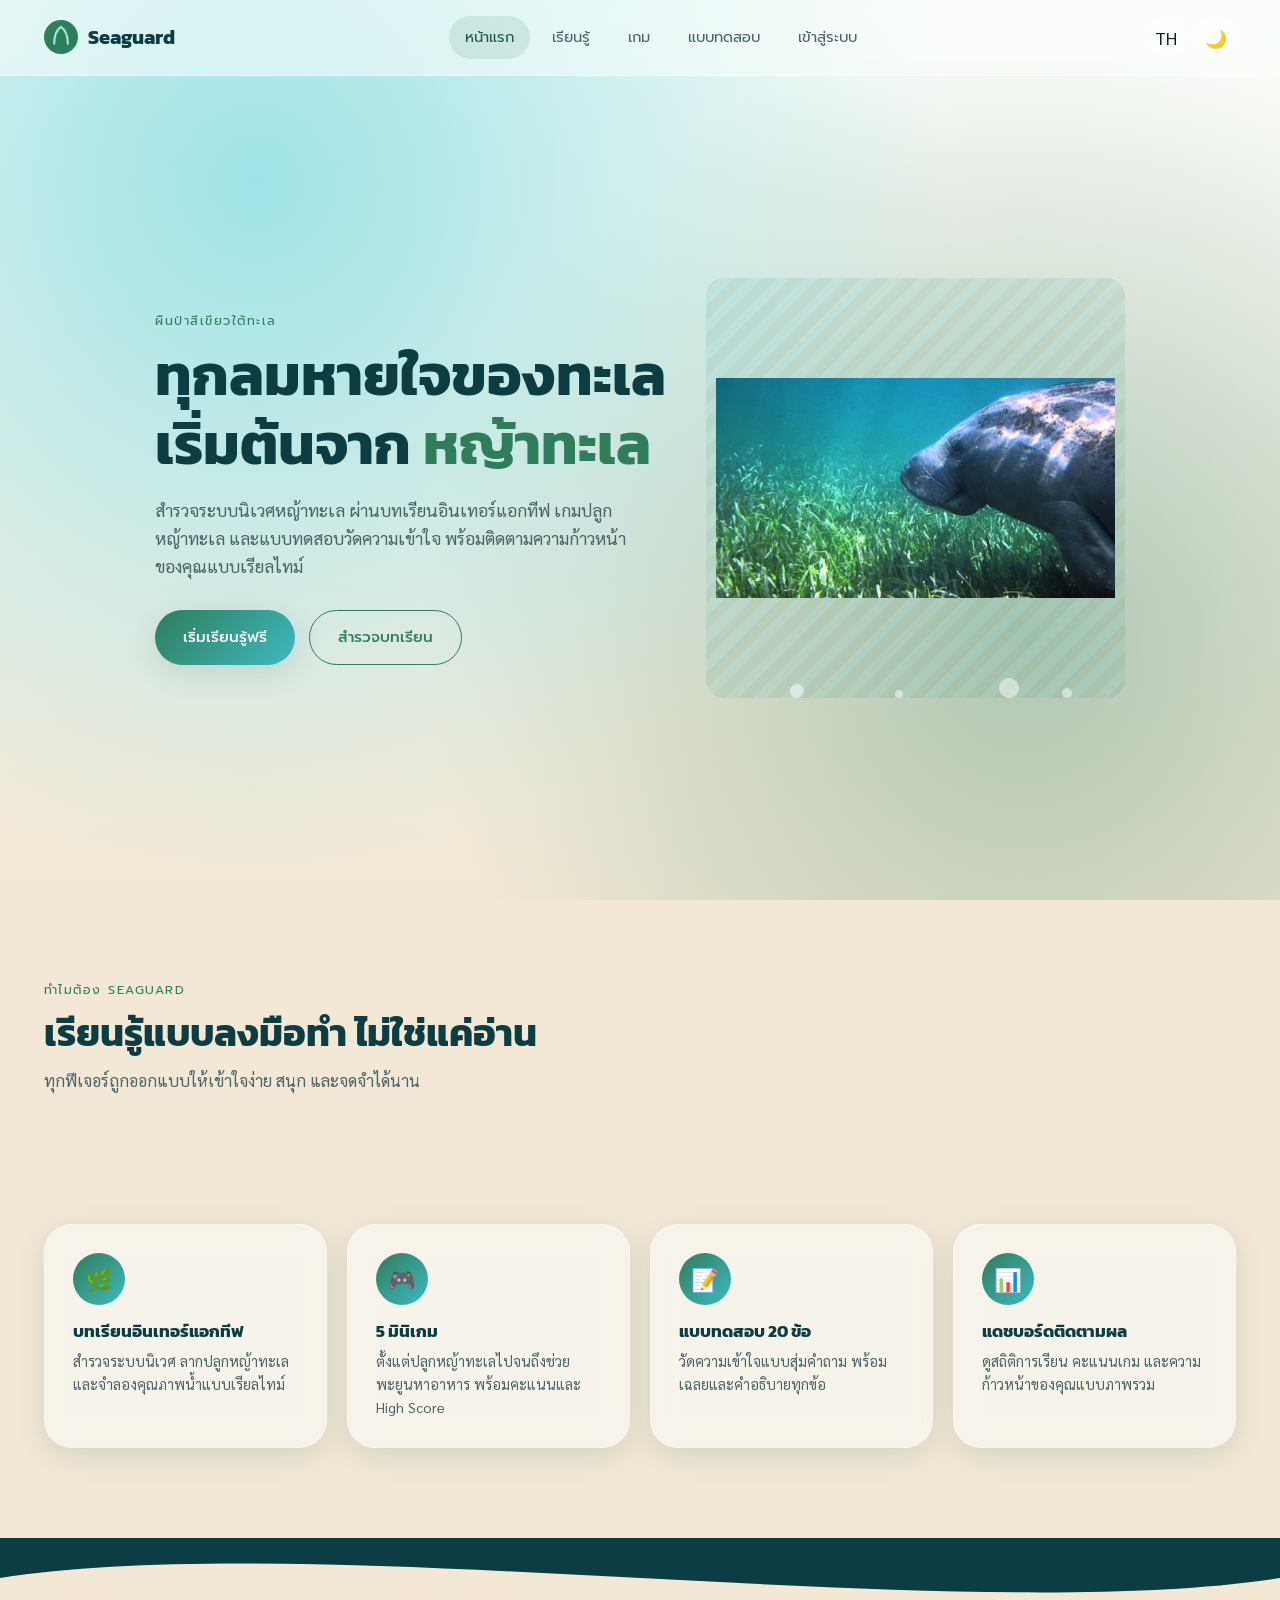
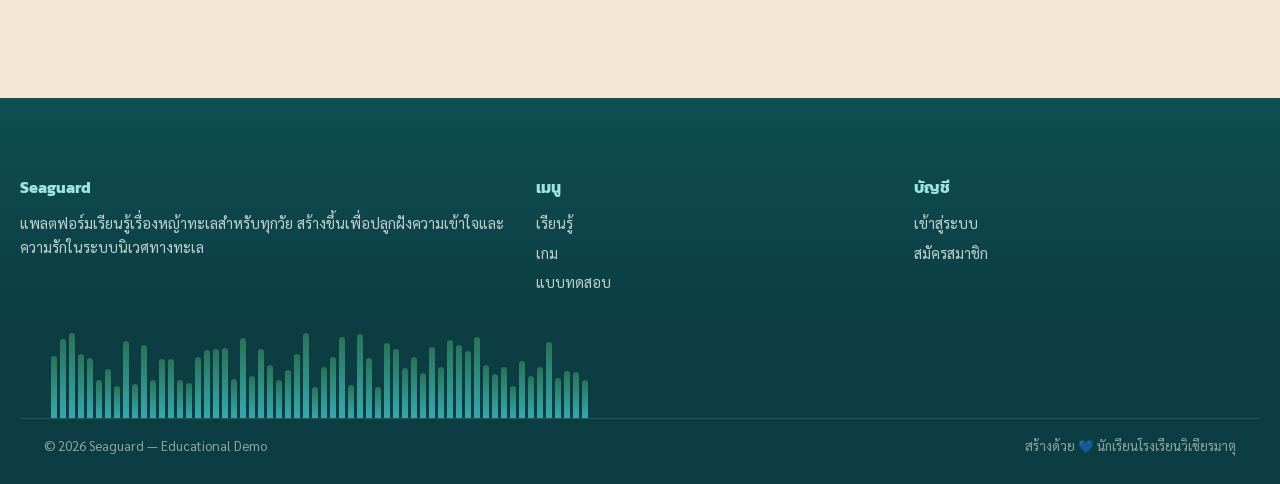
<file: index.html>
<!DOCTYPE html>
<html lang="th" data-theme="light">
<head>
<meta charset="UTF-8" />
<meta name="viewport" content="width=device-width, initial-scale=1.0" />
<title>Seaguard — เรียนรู้โลกของหญ้าทะเล</title>
<meta name="description" content="แพลตฟอร์มเรียนรู้เรื่องหญ้าทะเลแบบอินเทอร์แอกทีฟ พร้อมเกม แบบทดสอบ และแดชบอร์ดติดตามความก้าวหน้า" />
<link rel="stylesheet" href="css/style.css" />
</head>
<body>

<a href="#main" class="skip-link">ข้ามไปยังเนื้อหาหลัก</a>

<!-- Loading Screen -->
<div id="loading-screen">
  <div class="loading-blade-wrap">
    <div class="blade" style="height:40px"></div>
    <div class="blade" style="height:65px"></div>
    <div class="blade" style="height:50px"></div>
    <div class="blade" style="height:70px"></div>
    <div class="blade" style="height:45px"></div>
  </div>
  <p class="loading-text" data-th="กำลังโหลดโลกใต้ทะเล..." data-en="Loading the underwater world...">กำลังโหลดโลกใต้ทะเล...</p>
</div>

<!-- Navbar -->
<header class="site-nav">
  <div class="container">
    <a href="index.html" class="brand">
      <svg class="brand-mark" viewBox="0 0 40 40" fill="none" xmlns="http://www.w3.org/2000/svg">
        <circle cx="20" cy="20" r="20" fill="#2E7D5B"/>
        <path d="M12 28C12 20 14 12 20 8C26 12 28 20 28 28" stroke="#9FE3E6" stroke-width="2.5" stroke-linecap="round"/>
      </svg>
      <span data-th="Seaguard" data-en="Seaguard">Seaguard</span>
    </a>
    <nav class="nav-links" id="nav-links">
      <a href="index.html" data-th="หน้าแรก" data-en="Home">หน้าแรก</a>
      <a href="learning.html" data-th="เรียนรู้" data-en="Learn">เรียนรู้</a>
      <a href="game.html" data-th="เกม" data-en="Games">เกม</a>
      <a href="quiz.html" data-th="แบบทดสอบ" data-en="Quiz">แบบทดสอบ</a>
      <a href="login.html" data-th="เข้าสู่ระบบ" data-en="Log in">เข้าสู่ระบบ</a>
    </nav>
    <div class="nav-tools">
      <button class="icon-toggle" id="lang-toggle" aria-label="สลับภาษา">TH</button>
      <button class="icon-toggle" id="theme-toggle" aria-label="สลับโหมดสี">🌙</button>
      <button class="icon-toggle nav-burger" id="nav-burger" aria-label="เมนู" aria-expanded="false">☰</button>
    </div>
  </div>
</header>

<main id="main">
  <!-- Hero -->
  <section class="hero-landing">
    <div class="container">
      <div>
        <span class="eyebrow" data-th="ผืนป่าสีเขียวใต้ทะเล" data-en="THE OCEAN'S HIDDEN GREEN">ผืนป่าสีเขียวใต้ทะเล</span>
        <h1>ทุกลมหายใจของทะเล<br>เริ่มต้นจาก <span>หญ้าทะเล</span></h1>
        <p data-th="สำรวจระบบนิเวศหญ้าทะเล ผ่านบทเรียนอินเทอร์แอกทีฟ เกมปลูกหญ้าทะเล และแบบทดสอบวัดความเข้าใจ พร้อมติดตามความก้าวหน้าของคุณแบบเรียลไทม์" data-en="Explore the seagrass ecosystem through interactive lessons, planting games, and quizzes — while tracking your progress in real time.">สำรวจระบบนิเวศหญ้าทะเล ผ่านบทเรียนอินเทอร์แอกทีฟ เกมปลูกหญ้าทะเล และแบบทดสอบวัดความเข้าใจ พร้อมติดตามความก้าวหน้าของคุณแบบเรียลไทม์</p>
        <div class="hero-cta">
          <a href="signup.html" class="btn btn-primary" data-th="เริ่มเรียนรู้ฟรี" data-en="Start learning free">เริ่มเรียนรู้ฟรี</a>
          <a href="learning.html" class="btn btn-ghost" data-th="สำรวจบทเรียน" data-en="Explore lessons">สำรวจบทเรียน</a>
        </div>
      </div>
      <div class="hero-stage" aria-hidden="true">
        <div class="ph-img" style="height:100%"><img src="assets/images/Seagrass_Payun.png" alt=""></div>
        <div class="bubble" style="width:14px;height:14px;left:20%;bottom:0;animation-duration:6s"></div>
        <div class="bubble" style="width:8px;height:8px;left:45%;bottom:0;animation-duration:4.5s;animation-delay:1s"></div>
        <div class="bubble" style="width:20px;height:20px;left:70%;bottom:0;animation-duration:7s;animation-delay:2s"></div>
        <div class="bubble" style="width:10px;height:10px;left:85%;bottom:0;animation-duration:5s;animation-delay:0.5s"></div>
      </div>
    </div>
  </section>

  <div class="wave-divider" aria-hidden="true">
    <svg viewBox="0 0 1200 80" preserveAspectRatio="none"><path d="M0,40 C300,90 900,-10 1200,40 L1200,80 L0,80 Z" fill="#F2E8D5"></path></svg>
  </div>

  <!-- Features -->
  <section class="container">
    <span class="eyebrow" data-th="ทำไมต้อง Seaguard" data-en="WHY Seaguard">ทำไมต้อง Seaguard</span>
    <h2 class="section-title" data-th="เรียนรู้แบบลงมือทำ ไม่ใช่แค่อ่าน" data-en="Learn by doing, not just reading">เรียนรู้แบบลงมือทำ ไม่ใช่แค่อ่าน</h2>
    <p class="section-sub" data-th="ทุกฟีเจอร์ถูกออกแบบให้เข้าใจง่าย สนุก และจดจำได้นาน" data-en="Every feature is designed to be easy to understand, fun, and memorable.">ทุกฟีเจอร์ถูกออกแบบให้เข้าใจง่าย สนุก และจดจำได้นาน</p>
    <div class="feature-grid">
      <div class="feature-card glass reveal">
        <div class="icon-circle">🌿</div>
        <h3 data-th="บทเรียนอินเทอร์แอกทีฟ" data-en="Interactive lessons">บทเรียนอินเทอร์แอกทีฟ</h3>
        <p data-th="สำรวจระบบนิเวศ ลากปลูกหญ้าทะเล และจำลองคุณภาพน้ำแบบเรียลไทม์" data-en="Explore ecosystems, drag-and-drop planting, and real-time water simulations.">สำรวจระบบนิเวศ ลากปลูกหญ้าทะเล และจำลองคุณภาพน้ำแบบเรียลไทม์</p>
      </div>
      <div class="feature-card glass reveal">
        <div class="icon-circle">🎮</div>
        <h3 data-th="5 มินิเกม" data-en="5 mini games">5 มินิเกม</h3>
        <p data-th="ตั้งแต่ปลูกหญ้าทะเลไปจนถึงช่วยพะยูนหาอาหาร พร้อมคะแนนและ High Score" data-en="From planting seagrass to helping a dugong find food — with scores and high scores.">ตั้งแต่ปลูกหญ้าทะเลไปจนถึงช่วยพะยูนหาอาหาร พร้อมคะแนนและ High Score</p>
      </div>
      <div class="feature-card glass reveal">
        <div class="icon-circle">📝</div>
        <h3 data-th="แบบทดสอบ 20 ข้อ" data-en="20-question quiz">แบบทดสอบ 20 ข้อ</h3>
        <p data-th="วัดความเข้าใจแบบสุ่มคำถาม พร้อมเฉลยและคำอธิบายทุกข้อ" data-en="Randomized questions with answers and explanations for every item.">วัดความเข้าใจแบบสุ่มคำถาม พร้อมเฉลยและคำอธิบายทุกข้อ</p>
      </div>
      <div class="feature-card glass reveal">
        <div class="icon-circle">📊</div>
        <h3 data-th="แดชบอร์ดติดตามผล" data-en="Progress dashboard">แดชบอร์ดติดตามผล</h3>
        <p data-th="ดูสถิติการเรียน คะแนนเกม และความก้าวหน้าของคุณแบบภาพรวม" data-en="See your learning stats, game scores, and overall progress at a glance.">ดูสถิติการเรียน คะแนนเกม และความก้าวหน้าของคุณแบบภาพรวม</p>
      </div>
    </div>
  </section>

  <div class="wave-divider" aria-hidden="true">
    <svg viewBox="0 0 1200 80" preserveAspectRatio="none"><path d="M0,40 C300,-10 900,90 1200,40 L1200,0 L0,0 Z" fill="#0B3D42"></path></svg>
  </div>
</main>

<!-- Footer -->
<footer class="meadow-footer">
  <div class="container meadow-footer-grid">
    <div>
      <h4 data-th="Seaguard" data-en="Seaguard">Seaguard</h4>
      <p data-th="แพลตฟอร์มเรียนรู้เรื่องหญ้าทะเลสำหรับทุกวัย สร้างขึ้นเพื่อปลูกฝังความเข้าใจและความรักในระบบนิเวศทางทะเล" data-en="A seagrass learning platform for all ages, built to grow understanding and love for marine ecosystems.">แพลตฟอร์มเรียนรู้เรื่องหญ้าทะเลสำหรับทุกวัย</p>
    </div>
    <div>
      <h4 data-th="เมนู" data-en="Menu">เมนู</h4>
      <ul>
        <li><a href="learning.html" data-th="เรียนรู้" data-en="Learn">เรียนรู้</a></li>
        <li><a href="game.html" data-th="เกม" data-en="Games">เกม</a></li>
        <li><a href="quiz.html" data-th="แบบทดสอบ" data-en="Quiz">แบบทดสอบ</a></li>
      </ul>
    </div>
    <div>
      <h4 data-th="บัญชี" data-en="Account">บัญชี</h4>
      <ul>
        <li><a href="login.html" data-th="เข้าสู่ระบบ" data-en="Log in">เข้าสู่ระบบ</a></li>
        <li><a href="signup.html" data-th="สมัครสมาชิก" data-en="Sign up">สมัครสมาชิก</a></li>
      </ul>
    </div>
  </div>
  <div class="blade-row" aria-hidden="true"></div>
  <div class="container bottom">
    <span>© 2026 Seaguard — Educational Demo</span>
    <span data-th="สร้างด้วย 💙 นักเรียนโรงเรียนวิเชียรมาตุ" data-en="Made with 💙 for wicheinmatu student">สร้างด้วย 💙 นักเรียนโรงเรียนวิเชียรมาตุ</span>
  </div>
</footer>

<div id="toast-stack"></div>
<script src="js/main.js"></script>
</body>
</html>
</file>
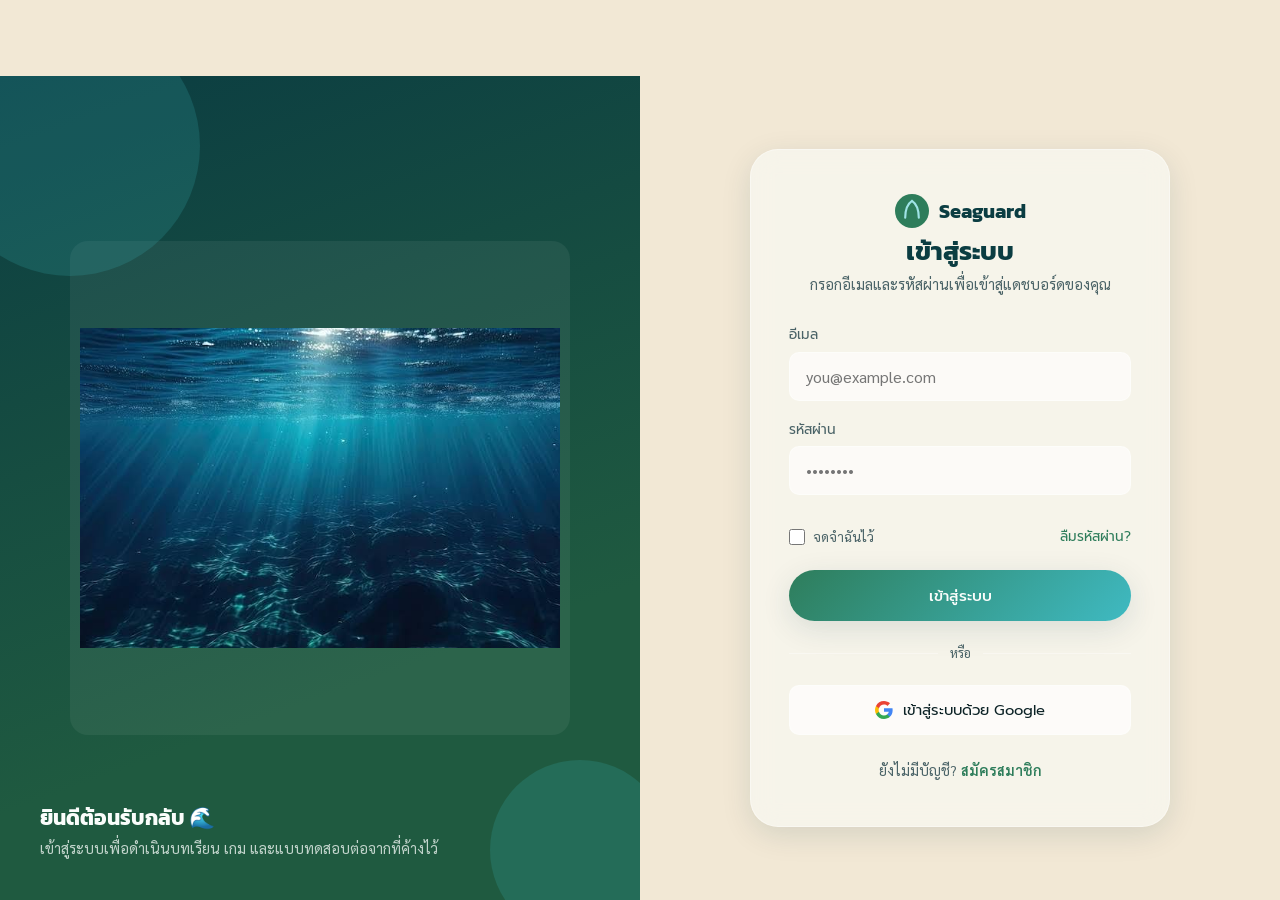
<file: game.html>
<!DOCTYPE html>
<html lang="th" data-theme="light">
<head>
<meta charset="UTF-8" />
<meta name="viewport" content="width=device-width, initial-scale=1.0" />
<title>เกม — Seaguard</title>
<link rel="stylesheet" href="css/game.css" />
</head>
<body class="game-body">

<div id="loading-screen">
  <div class="loading-blade-wrap">
    <div class="blade" style="height:40px"></div><div class="blade" style="height:65px"></div>
    <div class="blade" style="height:50px"></div><div class="blade" style="height:70px"></div>
    <div class="blade" style="height:45px"></div>
  </div>
  <p class="loading-text">กำลังโหลดเกม...</p>
</div>

<header class="site-nav">
  <div class="container">
    <a href="index.html" class="brand">
      <svg class="brand-mark" viewBox="0 0 40 40" fill="none" xmlns="http://www.w3.org/2000/svg"><circle cx="20" cy="20" r="20" fill="#2E7D5B"/><path d="M12 28C12 20 14 12 20 8C26 12 28 20 28 28" stroke="#9FE3E6" stroke-width="2.5" stroke-linecap="round"/></svg>
      <span>Seaguard</span>
    </a>
    <nav class="nav-links">
      <a href="dashboard.html">แดชบอร์ด</a>
      <a href="learning.html">เรียนรู้</a>
      <a href="game.html" class="active">เกม</a>
      <a href="quiz.html">แบบทดสอบ</a>
      <a href="#" id="logout-btn">ออกจากระบบ</a>
    </nav>
    <div class="nav-tools">
      <button class="icon-toggle" id="sound-toggle" aria-label="เปิด/ปิดเสียง">🔊</button>
      <button class="icon-toggle" id="theme-toggle">🌙</button>
      <button class="icon-toggle nav-burger" id="nav-burger">☰</button>
    </div>
  </div>
</header>

<main class="container">
  <section class="game-hero">
    <span class="eyebrow">เล่นแล้วได้ความรู้</span>
    <h1 class="section-title">มินิเกมหญ้าทะเล</h1>
    <p class="section-sub" style="margin-left:auto;margin-right:auto">เลือกเกมที่อยากเล่นด้านล่าง ทุกเกมมีคะแนน สถิติสูงสุด และจับเวลา</p>
  </section>

  <div class="game-tabs">
    <button class="game-tab active" data-target="panel-g1">🌱 ปลูกหญ้าทะเล</button>
    <button class="game-tab" data-target="panel-g2">🧠 จับคู่ภาพ</button>
    <button class="game-tab" data-target="panel-g3">🗑️ เก็บขยะทะเล</button>
    <button class="game-tab" data-target="panel-g4">🐋 พะยูนหาอาหาร</button>
    <button class="game-tab" data-target="panel-g5">🧩 ต่อภาพปริศนา</button>
  </div>

  <!-- GAME 1 -->
  <section class="game-panel active" id="panel-g1">
    <div class="game-hud glass">
      <div class="hud-stats">
        <div class="hud-stat"><div class="num" id="g1-score">0</div><div class="lbl">คะแนน</div></div>
        <div class="hud-stat"><div class="num" id="g1-high">0</div><div class="lbl">สถิติสูงสุด</div></div>
        <div class="hud-stat"><div class="num" id="g1-timer">45</div><div class="lbl">วินาที</div></div>
      </div>
      <div class="hud-progress"><div class="hud-progress-bar" id="g1-bar"></div></div>
      <div class="hud-actions"><button class="btn btn-ghost" id="g1-replay">🔁 เล่นใหม่</button></div>
    </div>
    <div class="game-stage glass">
      <p class="game-instructions">ลากต้นกล้า 🌱 จากถาดไปวางบนพื้นที่มีขอบเส้นประ ให้ครบก่อนหมดเวลา</p>
      <div class="g1-zone" id="g1-zone"></div>
      <div class="g1-tray" id="g1-tray"></div>
      <div class="game-overlay" id="g1-overlay" style="display:none">
        <h3></h3><p></p>
        <button class="btn btn-primary" onclick="initGame1()">เล่นอีกครั้ง</button>
      </div>
    </div>
  </section>

  <!-- GAME 2 -->
  <section class="game-panel" id="panel-g2">
    <div class="game-hud glass">
      <div class="hud-stats">
        <div class="hud-stat"><div class="num" id="g2-score">0</div><div class="lbl">คะแนน</div></div>
        <div class="hud-stat"><div class="num" id="g2-high">0</div><div class="lbl">สถิติสูงสุด</div></div>
      </div>
      <div class="hud-progress"><div class="hud-progress-bar" id="g2-bar"></div></div>
      <div class="hud-actions"><button class="btn btn-ghost" id="g2-replay">🔁 เล่นใหม่</button></div>
    </div>
    <div class="game-stage glass">
      <p class="game-instructions">คลิกเปิดการ์ดทีละ 2 ใบ เพื่อจับคู่สัตว์ทะเลให้ครบ ยิ่งใช้ครั้งน้อยยิ่งได้คะแนนสูง</p>
      <div class="g2-grid" id="g2-grid"></div>
      <div class="game-overlay" id="g2-overlay" style="display:none">
        <h3></h3><p></p>
        <button class="btn btn-primary" onclick="initGame2()">เล่นอีกครั้ง</button>
      </div>
    </div>
  </section>

  <!-- GAME 3 -->
  <section class="game-panel" id="panel-g3">
    <div class="game-hud glass">
      <div class="hud-stats">
        <div class="hud-stat"><div class="num" id="g3-score">0</div><div class="lbl">คะแนน</div></div>
        <div class="hud-stat"><div class="num" id="g3-high">0</div><div class="lbl">สถิติสูงสุด</div></div>
        <div class="hud-stat"><div class="num" id="g3-timer">40</div><div class="lbl">วินาที</div></div>
      </div>
      <div class="hud-progress"><div class="hud-progress-bar" id="g3-bar"></div></div>
      <div class="hud-actions"><button class="btn btn-ghost" id="g3-replay">🔁 เล่นใหม่</button></div>
    </div>
    <div class="game-stage glass">
      <p class="game-instructions">คลิกหรือลากขยะที่ลอยลงมาใส่ถัง ระวังอย่าเก็บเปลือกหอย 🐚 หรือหญ้าทะเล 🌿 ที่ไม่ใช่ขยะ</p>
      <div class="g3-stage" id="g3-stage">
        <span class="badge g3-combo" id="g3-combo">🔥 คอมโบ x0</span>
        <div class="g3-bin" id="g3-bin">🗑️</div>
      </div>
      <div class="game-overlay" id="g3-overlay" style="display:none">
        <h3></h3><p></p>
        <button class="btn btn-primary" onclick="initGame3()">เล่นอีกครั้ง</button>
      </div>
    </div>
  </section>

  <!-- GAME 4 -->
  <section class="game-panel" id="panel-g4">
    <div class="game-hud glass">
      <div class="hud-stats">
        <div class="hud-stat"><div class="num" id="g4-score">0</div><div class="lbl">คะแนน</div></div>
        <div class="hud-stat"><div class="num" id="g4-high">0</div><div class="lbl">สถิติสูงสุด</div></div>
        <div class="hud-stat"><div class="num" id="g4-timer">40</div><div class="lbl">วินาที</div></div>
      </div>
      <div class="hud-progress"><div class="hud-progress-bar" id="g4-bar"></div></div>
      <div class="hud-actions"><button class="btn btn-ghost" id="g4-replay">🔁 เล่นใหม่</button></div>
    </div>
    <div class="game-stage glass">
      <p class="game-instructions">ใช้ปุ่มลูกศร (หรือคลิก/แตะ) บังคับพะยูนให้กินหญ้าทะเล 🌿 และหลบขยะ 🥤</p>
      <div class="g4-stage" id="g4-stage">
        <div class="g4-dugong" id="g4-dugong">🐋</div>
        <div class="g4-hint">ใช้ปุ่มลูกศรบนคีย์บอร์ด หรือคลิกตำแหน่งที่ต้องการเคลื่อนที่ไป</div>
      </div>
      <div class="game-overlay" id="g4-overlay" style="display:none">
        <h3></h3><p></p>
        <button class="btn btn-primary" onclick="initGame4()">เล่นอีกครั้ง</button>
      </div>
    </div>
  </section>

  <!-- GAME 5 -->
  <section class="game-panel" id="panel-g5">
    <div class="game-hud glass">
      <div class="hud-stats">
        <div class="hud-stat"><div class="num" id="g5-score">0</div><div class="lbl">คะแนน</div></div>
        <div class="hud-stat"><div class="num" id="g5-high">0</div><div class="lbl">สถิติสูงสุด</div></div>
        <div class="hud-stat"><div class="num" id="g5-timer">0</div><div class="lbl">วินาที</div></div>
      </div>
      <div class="hud-progress"><div class="hud-progress-bar" id="g5-bar"></div></div>
      <div class="hud-actions"><button class="btn btn-ghost" id="g5-replay">🔁 เล่นใหม่</button></div>
    </div>
    <div class="game-stage glass">
      <p class="game-instructions">คลิกช่องที่อยู่ติดกับช่องว่าง เพื่อเลื่อนต่อภาพหมายเลข 1-8 ให้เรียงลำดับ</p>
      <div class="g5-grid" id="g5-grid"></div>
      <div class="game-overlay" id="g5-overlay" style="display:none">
        <h3></h3><p></p>
        <button class="btn btn-primary" onclick="initGame5()">เล่นอีกครั้ง</button>
      </div>
    </div>
  </section>
</main>

<footer class="meadow-footer">
  <div class="container meadow-footer-grid">
    <div><h4>Seaguard</h4><p>แพลตฟอร์มเรียนรู้เรื่องหญ้าทะเลสำหรับทุกวัย</p></div>
    <div><h4>เมนู</h4><ul><li><a href="learning.html">เรียนรู้</a></li><li><a href="quiz.html">แบบทดสอบ</a></li></ul></div>
    <div><h4>บัญชี</h4><ul><li><a href="dashboard.html">แดชบอร์ด</a></li></ul></div>
  </div>
  <div class="blade-row" aria-hidden="true"></div>
  <div class="container bottom"><span>© 2026 Seaguard</span><span>สร้างด้วย 💙 นักเรียนโรงเรียนวิเชียรมาตุ</span></div>
</footer>

<div id="toast-stack"></div>
<script src="js/main.js"></script>
<script src="js/game.js"></script>
</body>
</html>
</file>
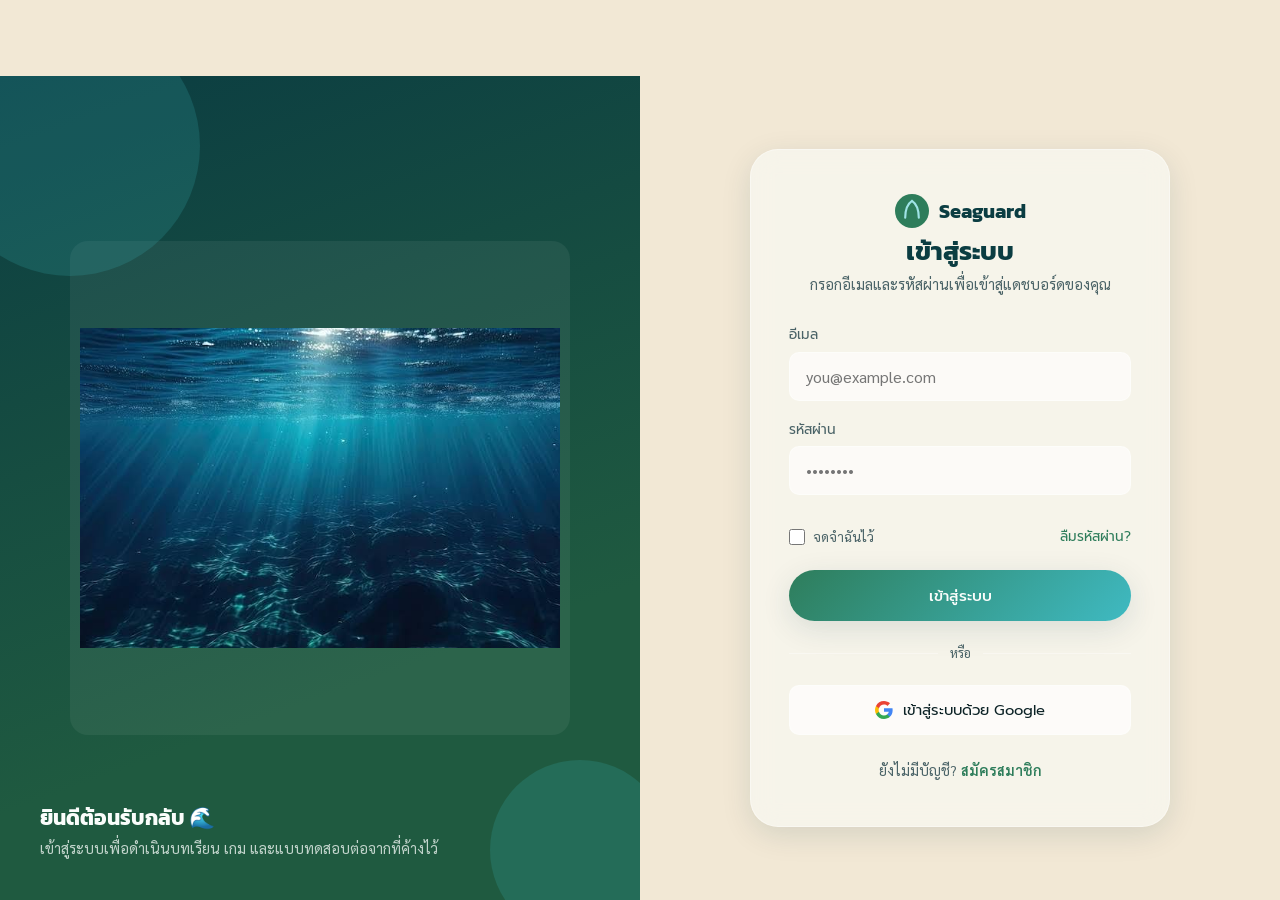
<file: learning.html>
<!DOCTYPE html>
<html lang="th" data-theme="light">

<head>
  <meta charset="UTF-8" />
  <meta name="viewport" content="width=device-width, initial-scale=1.0" />
  <title>เรียนรู้ — Seagrass Explorer</title>
  <link rel="stylesheet" href="css/learning.css" />
</head>

<body class="learning-body">

  <div id="loading-screen">
    <div class="loading-blade-wrap">
      <div class="blade" style="height:40px"></div>
      <div class="blade" style="height:65px"></div>
      <div class="blade" style="height:50px"></div>
      <div class="blade" style="height:70px"></div>
      <div class="blade" style="height:45px"></div>
    </div>
    <p class="loading-text">กำลังโหลดโลกใต้ทะเล...</p>
  </div>

  <header class="site-nav">
    <div class="container">
      <a href="index.html" class="brand">
        <svg class="brand-mark" viewBox="0 0 40 40" fill="none" xmlns="http://www.w3.org/2000/svg">
          <circle cx="20" cy="20" r="20" fill="#2E7D5B" />
          <path d="M12 28C12 20 14 12 20 8C26 12 28 20 28 28" stroke="#9FE3E6" stroke-width="2.5"
            stroke-linecap="round" />
        </svg>
        <span>Seagrass Explorer</span>
      </a>
      <nav class="nav-links">
        <a href="dashboard.html">แดชบอร์ด</a>
        <a href="learning.html" class="active">เรียนรู้</a>
        <a href="game.html">เกม</a>
        <a href="quiz.html">แบบทดสอบ</a>
        <a href="#" id="logout-btn">ออกจากระบบ</a>
      </nav>
      <div class="nav-tools">
        <button class="icon-toggle" id="lang-toggle">TH</button>
        <button class="icon-toggle" id="theme-toggle">🌙</button>
        <button class="icon-toggle nav-burger" id="nav-burger">☰</button>
      </div>
    </div>
  </header>

  <main>
    <!-- Hero -->
    <section class="learn-hero">
      <div class="sun-glow" aria-hidden="true"></div>
      <div class="hero-parallax-layer" id="hero-blades" aria-hidden="true"></div>
      <div class="hero-parallax-layer" id="hero-bubbles" aria-hidden="true"></div>
      <div class="hero-parallax-layer" id="hero-fish" aria-hidden="true"></div>
      <div class="learn-hero-content">
        <span class="eyebrow">พิพิธภัณฑ์แห่งท้องทะเล</span>
        <h1>ดำดิ่งสู่โลกของหญ้าทะเล</h1>
        <p>เลื่อนลงเพื่อสำรวจ ตั้งแต่ผิวน้ำที่แสงแดดส่องถึง ไปจนถึงพื้นทะเลที่หญ้าทะเลเติบโต</p>
      </div>
      <div class="scroll-cue" aria-hidden="true">⌄</div>
    </section>

    <!-- Basics -->
    <section class="learn-section container">
      <span class="eyebrow">ความรู้พื้นฐาน</span>
      <h2 class="section-title">หญ้าทะเลคืออะไร</h2>
      <p class="section-sub">ทำความรู้จักพืชใต้น้ำที่หลายคนมองข้าม แต่เป็นรากฐานสำคัญของท้องทะเล</p>
      <div class="basics-grid">
        <div class="basic-card glass reveal">
          <div><img class="real-img" src="assets/images/SeaGrass.jpg" alt=""></div>
          <h3>หญ้าทะเลคืออะไร</h3>
          <p>พืชดอกใต้ทะเลชนิดเดียวที่ปรับตัวให้เจริญเติบโตในน้ำเค็มได้เต็มรูปแบบ ต่างจากสาหร่ายซึ่งไม่ใช่พืชดอก</p>
        </div>
        <div class="basic-card glass reveal">
          <div><img class="real-img" src="assets/images/Map.png" alt=""></div>
          <h3>พบที่ไหน</h3>
          <p>พบตามชายฝั่งทะเลตื้นทั่วโลก รวมถึงชายฝั่งอันดามันและอ่าวไทยของประเทศไทย</p>
        </div>
        <div class="basic-card glass reveal">
          <div><img class="real-img" src="assets/images/SeaGrass2.jpg" alt=""></div>
          <h3>มีกี่ชนิด</h3>
          <p>ทั่วโลกมีหญ้าทะเลประมาณ 60 ชนิด ในน่านน้ำไทยพบแล้วอย่างน้อย 13 ชนิด</p>
        </div>
        <div class="basic-card glass reveal">
          <div><img class="real-img" src="assets/images/ecosystem.jpg" alt=""></div>
          <h3>ความสำคัญ</h3>
          <p>เป็นแหล่งอาหารของพะยูนและเต่าทะเล แหล่งอนุบาลสัตว์น้ำวัยอ่อน และช่วยดักจับคาร์บอนใต้ทะเล</p>
        </div>
      </div>
    </section>

    <!-- Ecosystem -->
    <section class="learn-section alt container">
      <span class="eyebrow">ระบบนิเวศ</span>
      <h2 class="section-title">ใครอาศัยอยู่ในทุ่งหญ้าทะเล</h2>
      <p class="section-sub">เลื่อนเมาส์ (หรือแตะบนมือถือ) ไปที่สัตว์แต่ละตัวเพื่อดูข้อมูล</p>
      <div class="ecosystem-stage" id="ecosystem-stage"></div>
    </section>

    <!-- Pre-cultivation planning -->
    <section class="learn-section container">
      <span class="eyebrow">ก่อนลงมือปลูก</span>
      <h2 class="section-title">การวางแผนก่อนการเพาะเลี้ยง</h2>
      <p class="section-sub">ก่อนเริ่มปลูกหญ้าทะเลจริง ควรวางแผน 3 ขั้นตอนนี้ให้ครบก่อน</p>
      <div class="plan-steps">
        <div class="plan-step glass reveal">
          <div class="step-num">1</div>
          <h3>หาจำนวนของหญ้าทะเลที่ต้องการจะเพาะปลูก</h3>
          <p>ประเมินขนาดพื้นที่และจำนวนต้นกล้าที่ต้องใช้ให้เหมาะสมกับพื้นที่ฟื้นฟู</p>
          <span class="plan-step-arrow">➜</span>
        </div>
        <div class="plan-step glass reveal">
          <div class="step-num">2</div>
          <h3>หาแหล่งหรือสถานที่ที่เหมาะสมต่อการเพาะปลูก</h3>
          <p>เลือกพื้นที่ที่มีพื้นท้องทะเลและคุณภาพน้ำเหมาะสม ตามที่อธิบายในหัวข้อถัดไป</p>
          <span class="plan-step-arrow">➜</span>
        </div>
        <div class="plan-step glass reveal">
          <div class="step-num">3</div>
          <h3>เตรียมคุณภาพน้ำให้เหมาะสมสำหรับการปลูกหญ้าทะเล</h3>
          <p>ตรวจวัดและปรับคุณภาพน้ำให้ตรงตามมาตรฐานในคู่มือ ก่อนนำต้นกล้าลงปลูก</p>
        </div>
      </div>
    </section>

    <!-- Seedling preparation -->
    <section class="learn-section alt container">
      <span class="eyebrow">เตรียมต้นกล้า</span>
      <h2 class="section-title">การเตรียมต้นกล้าหญ้าทะเลที่พร้อมปลูก</h2>
      <p class="section-sub">ต้นกล้าที่นำมาเพาะปลูกต้องมีลักษณะสมบูรณ์และแข็งแรงตามเกณฑ์นี้</p>
      <div class="spec-card glass reveal">
        <div class="spec-list">
          <div class="spec-row"><span class="k">📏 ความยาวของใบ</span><span class="v">4 เซนติเมตร</span></div>
          <div class="spec-row"><span class="k">📐 ความกว้างของใบ</span><span class="v">1–1.5 เซนติเมตร</span></div>
          <div class="spec-row"><span class="k">🎨 สีของใบ</span><span class="v">สีเขียว</span></div>
          <div class="spec-row"><span class="k">🌿 จำนวนใบ</span><span class="v">2–3 ใบ</span></div>
          <div class="spec-row"><span class="k">💪 ลักษณะต้นกล้า</span><span class="v">สมบูรณ์และแข็งแรง</span></div>
        </div>
        <p class="spec-note">ต้นกล้าที่ไม่ตรงตามเกณฑ์ข้างต้น เช่น ใบเหลือง ใบช้ำ หรือลำต้นเหี่ยว ไม่ควรนำไปปลูก
          เพราะมีโอกาสรอดต่ำ</p>
      </div>
    </section>

    <!-- Drag & drop planting -->
    <section class="learn-section container">
      <span class="eyebrow">ลงมือปลูก</span>
      <h2 class="section-title">ลากต้นกล้าไปปลูกในจุดที่เหมาะสม</h2>
      <p class="section-sub">หญ้าทะเลปลูกได้เฉพาะบนพื้นท้องทะเลบางประเภทเท่านั้น
        ลองลากต้นกล้าไปวางดูว่าจุดไหนปลูกได้จริง</p>
      <div class="substrate-legend">
        <span class="substrate-chip good">✅ ทรายปนโคลน</span>
        <span class="substrate-chip good">✅ โคลนปนทราย</span>
        <span class="substrate-chip good">✅ ทรายปนปะการัง</span>
        <span class="substrate-chip bad">❌ ทรายล้วน</span>
        <span class="substrate-chip bad">❌ โคลนล้วน</span>
        <span class="substrate-chip bad">❌ หิน / น้ำลึก</span>
      </div>
      <div class="plant-lab">
        <div class="plant-tray glass">
          <h4>ถาดต้นกล้า</h4>
          <div id="seedling-tray" style="display:flex;flex-wrap:wrap;gap:14px;justify-content:center"></div>
          <p style="font-size:0.8rem;color:var(--ink-soft);text-align:center">ลากแต่ละต้นไปวางบนพื้นที่มีขอบเส้นประ
            แล้วดูป้ายชื่อพื้นท้องทะเลใต้จุดนั้น</p>
        </div>
        <div class="plant-zone" id="plant-zone">
          <span class="badge plant-score-badge" id="plant-score-badge">🌱 คะแนน: 0</span>
        </div>
      </div>
    </section>

    <!-- Water quality standard + simulation -->
    <section class="learn-section alt container">
      <span class="eyebrow">คุณภาพน้ำ</span>
      <h2 class="section-title">การเตรียมคุณภาพน้ำให้ได้มาตรฐาน</h2>
      <p class="section-sub">การเตรียมน้ำให้มีคุณภาพตามมาตรฐาน จะต้องเตรียมคุณภาพของน้ำให้เป็นดังนี้</p>

      <div class="spec-grid-2">
        <div class="spec-card glass reveal">
          <div class="spec-list">
            <div class="spec-row"><span class="k">🌡️ อุณหภูมิของน้ำ</span><span class="v">27–35 °C</span></div>
            <div class="spec-row"><span class="k">🧪 ค่าความเป็นกรด-เบส (pH)</span><span class="v">7.5–8.55</span></div>
            <div class="spec-row"><span class="k">🌊 ความเค็มของน้ำ</span><span class="v">5–30 ppt (ส่วนต่อพัน)</span>
            </div>
          </div>
          <p class="spec-note">ควรตรวจวัดค่าทั้ง 3 นี้ก่อนนำต้นกล้าลงปลูกทุกครั้ง หากค่าใดค่าหนึ่งอยู่นอกช่วงนี้
            ควรปรับสภาพน้ำก่อน เพื่อเพิ่มโอกาสรอดของหญ้าทะเล</p>
        </div>

        <div class="sim-controls glass reveal">
          <h3 style="font-size:1rem;margin-bottom:4px;color:var(--deep-sea)">ทดลองปรับค่าเอง</h3>
          <p style="font-size:0.82rem;color:var(--ink-soft);margin-bottom:16px">ลองปรับค่าด้านล่าง
            แล้วดูการเปลี่ยนแปลงของหญ้าทะเลทางขวา</p>
          <div class="sim-slider-group">
            <label>อุณหภูมิของน้ำ (°C) <span id="sim-temp-val">30</span></label>
            <input type="range" id="sim-temp" min="15" max="42" value="30" />
          </div>
          <div class="sim-slider-group">
            <label>ค่า pH <span id="sim-ph-val">8.0</span></label>
            <input type="range" id="sim-ph" min="5" max="9.5" step="0.05" value="8.0" />
          </div>
          <div class="sim-slider-group">
            <label>ความเค็ม (ppt) <span id="sim-salinity-val">18</span></label>
            <input type="range" id="sim-salinity" min="0" max="45" value="18" />
          </div>
        </div>
      </div>

      <div class="sim-stage" id="sim-stage" style="margin-top:20px">
        <div class="sim-plant" id="sim-plant">🌿</div>
        <div class="sim-status" id="sim-status"></div>
      </div>
    </section>

    <!-- Before / After -->
    <section class="learn-section container">
      <span class="eyebrow">ก่อน และ หลัง</span>
      <h2 class="section-title">ทะเลที่มีหญ้าทะเล เทียบกับทะเลที่ไม่มี</h2>
      <p class="section-sub">ลากแถบตรงกลางเพื่อเปรียบเทียบความแตกต่าง</p>
      <div class="compare-wrap" id="compare-wrap">
        <div class="compare-img compare-before"><img src="assets/images/Verybadecosystem.jpg" alt=""></div>
        <div class="compare-img compare-after" id="compare-after"><img src="assets/images/Goodecosystem.jpg" alt="">
        </div>
        <span class="compare-label left">ไม่มีหญ้าทะเล</span>
        <span class="compare-label right">มีหญ้าทะเล</span>
        <div class="compare-handle" id="compare-handle"></div>
      </div>
    </section>
  </main>

  <footer class="meadow-footer">
    <div class="container meadow-footer-grid">
      <div>
        <h4>Seagrass Explorer</h4>
        <p>แพลตฟอร์มเรียนรู้เรื่องหญ้าทะเลสำหรับทุกวัย</p>
      </div>
      <div>
        <h4>เมนู</h4>
        <ul>
          <li><a href="game.html">เกม</a></li>
          <li><a href="quiz.html">แบบทดสอบ</a></li>
        </ul>
      </div>
      <div>
        <h4>บัญชี</h4>
        <ul>
          <li><a href="dashboard.html">แดชบอร์ด</a></li>
        </ul>
      </div>
    </div>
    <div class="blade-row" aria-hidden="true"></div>
    <div class="container bottom"><span>© 2026 Seaguard</span><span>สร้างด้วย 💙 นักเรียนโรงเรียนวิเชียรมาตุ</span>
    </div>
  </footer>

  <div id="toast-stack"></div>
  <script src="js/main.js"></script>
  <script src="js/learning.js"></script>
</body>

</html>
</file>
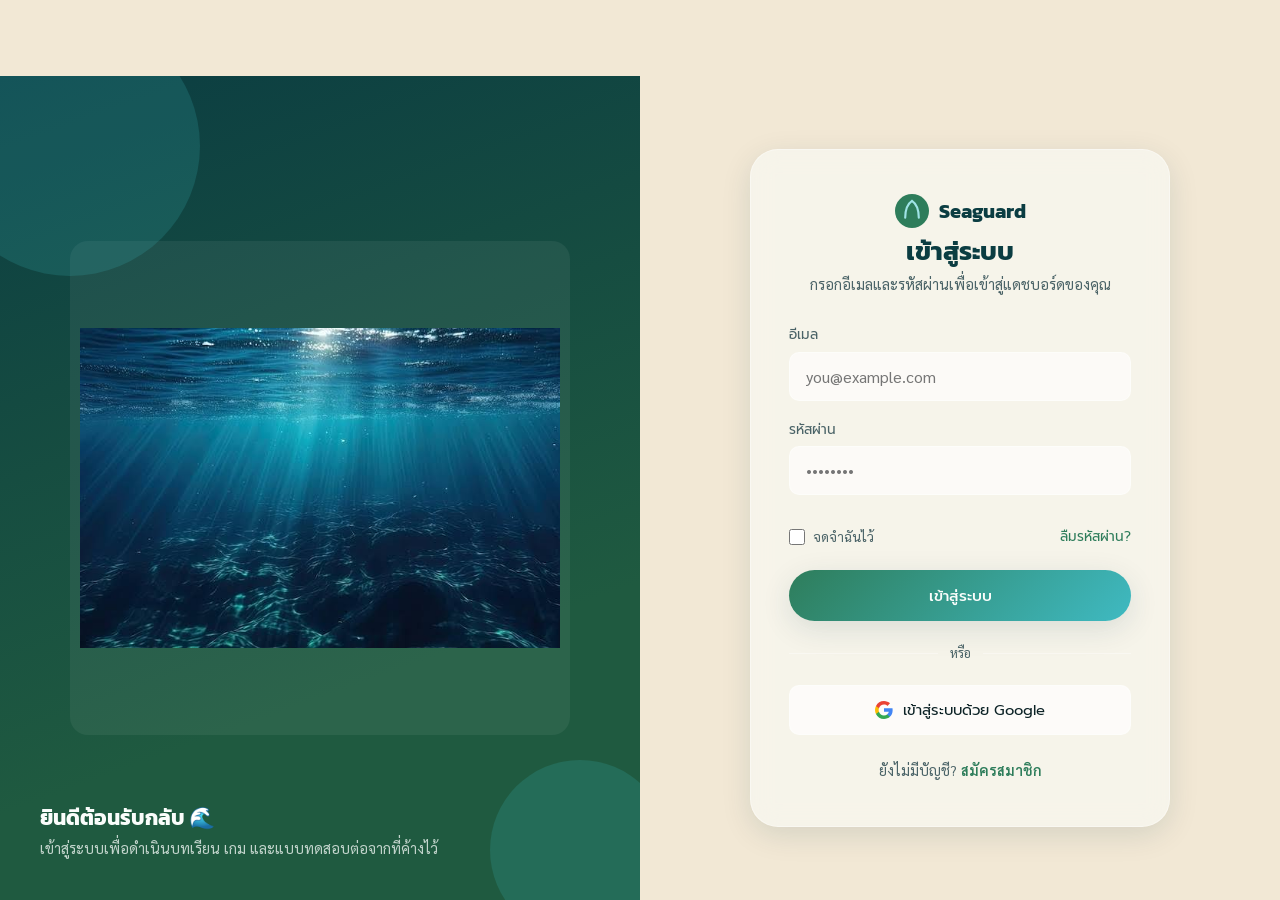
<file: login.html>
<!DOCTYPE html>
<html lang="th" data-theme="light">
<head>
<meta charset="UTF-8" />
<meta name="viewport" content="width=device-width, initial-scale=1.0" />
<title>เข้าสู่ระบบ — Seaguard</title>
<link rel="stylesheet" href="css/auth.css" />
</head>
<body>

<div id="loading-screen">
  <div class="loading-blade-wrap">
    <div class="blade" style="height:40px"></div><div class="blade" style="height:65px"></div>
    <div class="blade" style="height:50px"></div><div class="blade" style="height:70px"></div>
    <div class="blade" style="height:45px"></div>
  </div>
  <p class="loading-text">กำลังโหลด...</p>
</div>

<main class="auth-shell">
  <section class="auth-visual" aria-hidden="true">
    <div class="ph-img"><img src="assets/images/seafloor _with_sunlight.jpg" alt=""></div>
    <div class="auth-visual-caption">
      <h3>ยินดีต้อนรับกลับ 🌊</h3>
      <p>เข้าสู่ระบบเพื่อดำเนินบทเรียน เกม และแบบทดสอบต่อจากที่ค้างไว้</p>
    </div>
  </section>

  <section class="auth-form-side">
    <div class="auth-card glass">
      <a href="index.html" class="brand">
        <svg class="brand-mark" viewBox="0 0 40 40" fill="none" xmlns="http://www.w3.org/2000/svg">
          <circle cx="20" cy="20" r="20" fill="#2E7D5B"/>
          <path d="M12 28C12 20 14 12 20 8C26 12 28 20 28 28" stroke="#9FE3E6" stroke-width="2.5" stroke-linecap="round"/>
        </svg>
        <span>Seaguard</span>
      </a>
      <h2>เข้าสู่ระบบ</h2>
      <p class="sub">กรอกอีเมลและรหัสผ่านเพื่อเข้าสู่แดชบอร์ดของคุณ</p>

      <form id="login-form" novalidate>
        <div class="field">
          <label for="login-email">อีเมล</label>
          <input type="email" id="login-email" name="email" placeholder="you@example.com" autocomplete="email" required />
        </div>
        <div class="field">
          <label for="login-password">รหัสผ่าน</label>
          <input type="password" id="login-password" name="password" placeholder="••••••••" autocomplete="current-password" required />
        </div>
        <p class="field-error" id="login-error" role="alert"></p>
        <div class="row-between">
          <label class="checkbox-row">
            <input type="checkbox" name="remember" />
            จดจำฉันไว้
          </label>
          <a href="#" class="forgot-link" id="forgot-link">ลืมรหัสผ่าน?</a>
        </div>
        <button type="submit" class="btn btn-primary btn-block">เข้าสู่ระบบ</button>
      </form>

      <div class="divider-or">หรือ</div>
      <button class="btn-google" id="google-login-btn" type="button">
        <svg width="18" height="18" viewBox="0 0 18 18"><path fill="#4285F4" d="M17.64 9.2c0-.64-.06-1.25-.16-1.84H9v3.48h4.84a4.14 4.14 0 0 1-1.8 2.72v2.26h2.9c1.7-1.56 2.7-3.87 2.7-6.62z"/><path fill="#34A853" d="M9 18c2.43 0 4.47-.8 5.96-2.18l-2.9-2.26c-.8.54-1.84.86-3.06.86-2.35 0-4.34-1.59-5.05-3.72H.98v2.33A9 9 0 0 0 9 18z"/><path fill="#FBBC05" d="M3.95 10.7A5.4 5.4 0 0 1 3.66 9c0-.59.1-1.17.29-1.7V4.97H.98A9 9 0 0 0 0 9c0 1.45.35 2.83.98 4.03l2.97-2.33z"/><path fill="#EA4335" d="M9 3.58c1.32 0 2.51.46 3.44 1.35l2.58-2.58C13.46.89 11.43 0 9 0A9 9 0 0 0 .98 4.97l2.97 2.33C4.66 5.17 6.65 3.58 9 3.58z"/></svg>
        เข้าสู่ระบบด้วย Google
      </button>

      <p class="switch-line">ยังไม่มีบัญชี? <a href="signup.html">สมัครสมาชิก</a></p>
    </div>
  </section>
</main>

<div id="toast-stack"></div>
<script src="js/main.js"></script>
<script src="js/auth.js"></script>
</body>
</html>
</file>
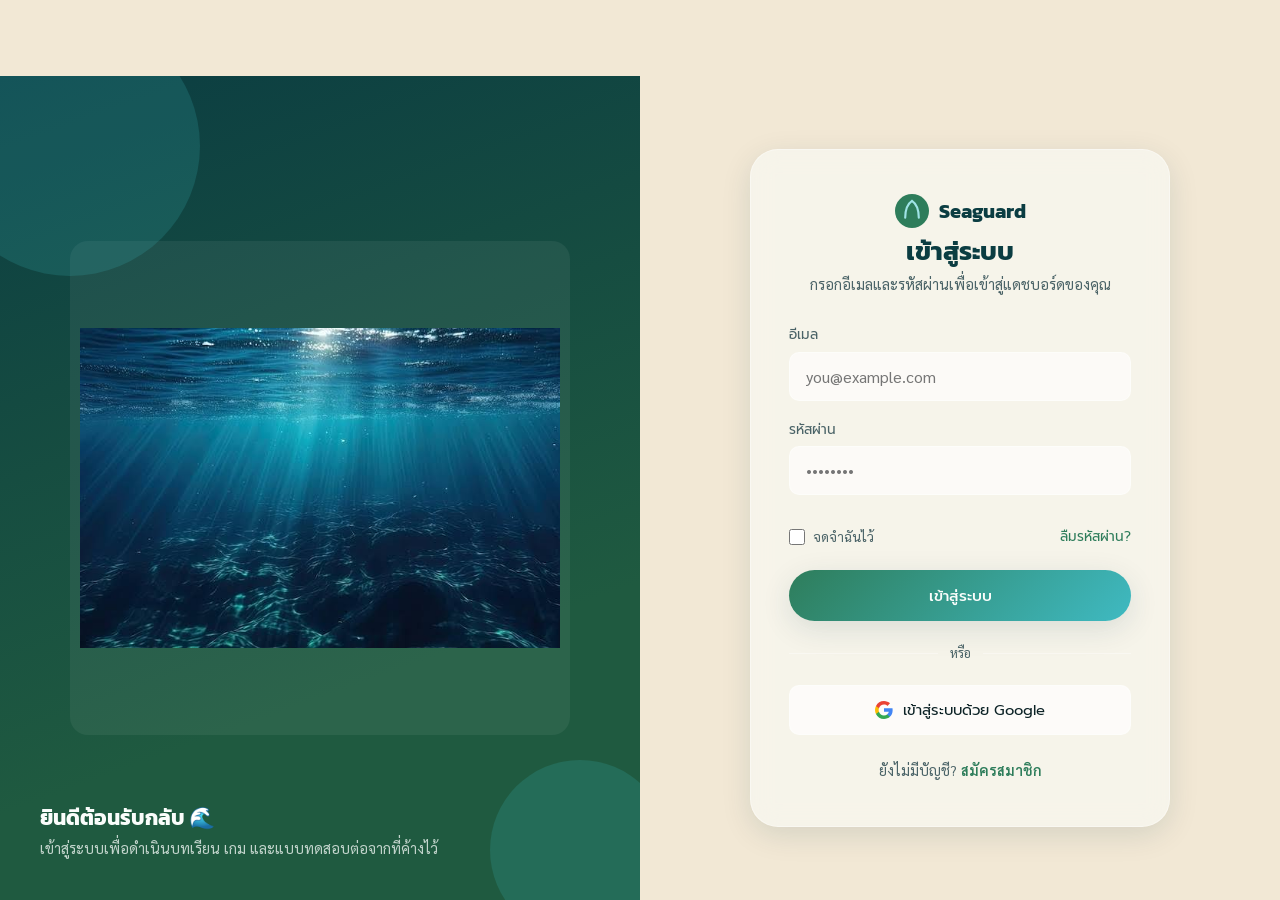
<file: quiz.html>
<!DOCTYPE html>
<html lang="th" data-theme="light">
<head>
<meta charset="UTF-8" />
<meta name="viewport" content="width=device-width, initial-scale=1.0" />
<title>แบบทดสอบ — Seaguard</title>
<link rel="stylesheet" href="css/quiz.css" />
</head>
<body class="quiz-body">

<div id="loading-screen">
  <div class="loading-blade-wrap">
    <div class="blade" style="height:40px"></div><div class="blade" style="height:65px"></div>
    <div class="blade" style="height:50px"></div><div class="blade" style="height:70px"></div>
    <div class="blade" style="height:45px"></div>
  </div>
  <p class="loading-text">กำลังเตรียมคำถาม...</p>
</div>

<header class="site-nav">
  <div class="container">
    <a href="index.html" class="brand">
      <svg class="brand-mark" viewBox="0 0 40 40" fill="none" xmlns="http://www.w3.org/2000/svg"><circle cx="20" cy="20" r="20" fill="#2E7D5B"/><path d="M12 28C12 20 14 12 20 8C26 12 28 20 28 28" stroke="#9FE3E6" stroke-width="2.5" stroke-linecap="round"/></svg>
      <span>Seaguard</span>
    </a>
    <nav class="nav-links">
      <a href="dashboard.html">แดชบอร์ด</a>
      <a href="learning.html">เรียนรู้</a>
      <a href="game.html">เกม</a>
      <a href="quiz.html" class="active">แบบทดสอบ</a>
      <a href="#" id="logout-btn">ออกจากระบบ</a>
    </nav>
    <div class="nav-tools">
      <button class="icon-toggle" id="theme-toggle">🌙</button>
      <button class="icon-toggle nav-burger" id="nav-burger">☰</button>
    </div>
  </div>
</header>

<main class="quiz-shell">
  <div class="quiz-head">
    <span class="eyebrow">วัดความเข้าใจ</span>
    <h1 class="section-title">แบบทดสอบเรื่องหญ้าทะเล</h1>
    <p class="section-sub" style="margin-left:auto;margin-right:auto">คำถาม 20 ข้อ สุ่มลำดับทุกครั้งที่เริ่มทำ พร้อมเฉลยและคำอธิบาย</p>
  </div>

  <div class="quiz-progress-wrap" id="quiz-progress-wrap">
    <div class="quiz-progress-track"><div class="quiz-progress-fill" id="quiz-progress-fill"></div></div>
    <span class="quiz-progress-label" id="quiz-progress-label">ข้อ 1 / 20</span>
  </div>

  <div class="quiz-card glass" id="quiz-card">
    <p class="quiz-question" id="quiz-question"></p>
    <div class="quiz-options" id="quiz-options"></div>
    <p class="quiz-explain" id="quiz-explain"></p>
    <div class="quiz-actions">
      <button class="btn btn-primary" id="quiz-next-btn" style="display:none">ข้อถัดไป →</button>
    </div>
  </div>

  <div class="quiz-result glass" id="quiz-result" style="display:none">
    <span class="eyebrow">สรุปผล</span>
    <h2 class="section-title">ทำแบบทดสอบเสร็จแล้ว!</h2>
    <div class="big-score" id="quiz-result-score">0/20</div>
    <div class="quiz-result-stats">
      <div><div class="num" id="quiz-result-pct">0%</div><div class="lbl">เปอร์เซ็นต์ความถูกต้อง</div></div>
      <div><div class="num" id="quiz-result-time">0s</div><div class="lbl">เวลาที่ใช้</div></div>
    </div>
    <div class="quiz-result-actions">
      <button class="btn btn-primary" id="quiz-restart-btn">🔁 ทำอีกครั้ง</button>
      <a href="dashboard.html" class="btn btn-ghost">ไปที่แดชบอร์ด</a>
    </div>
  </div>
</main>

<footer class="meadow-footer">
  <div class="container meadow-footer-grid">
    <div><h4>Seaguard</h4><p>แพลตฟอร์มเรียนรู้เรื่องหญ้าทะเลสำหรับทุกวัย</p></div>
    <div><h4>เมนู</h4><ul><li><a href="learning.html">เรียนรู้</a></li><li><a href="game.html">เกม</a></li></ul></div>
    <div><h4>บัญชี</h4><ul><li><a href="dashboard.html">แดชบอร์ด</a></li></ul></div>
  </div>
  <div class="blade-row" aria-hidden="true"></div>
  <div class="container bottom"><span>© 2026 Seaguard</span><span>สร้างด้วย 💙 นักเรียนโรงเรียนวิเชียรมาตุ</span></div>
</footer>

<div id="toast-stack"></div>
<script src="js/main.js"></script>
<script src="js/quiz.js"></script>
</body>
</html>
</file>
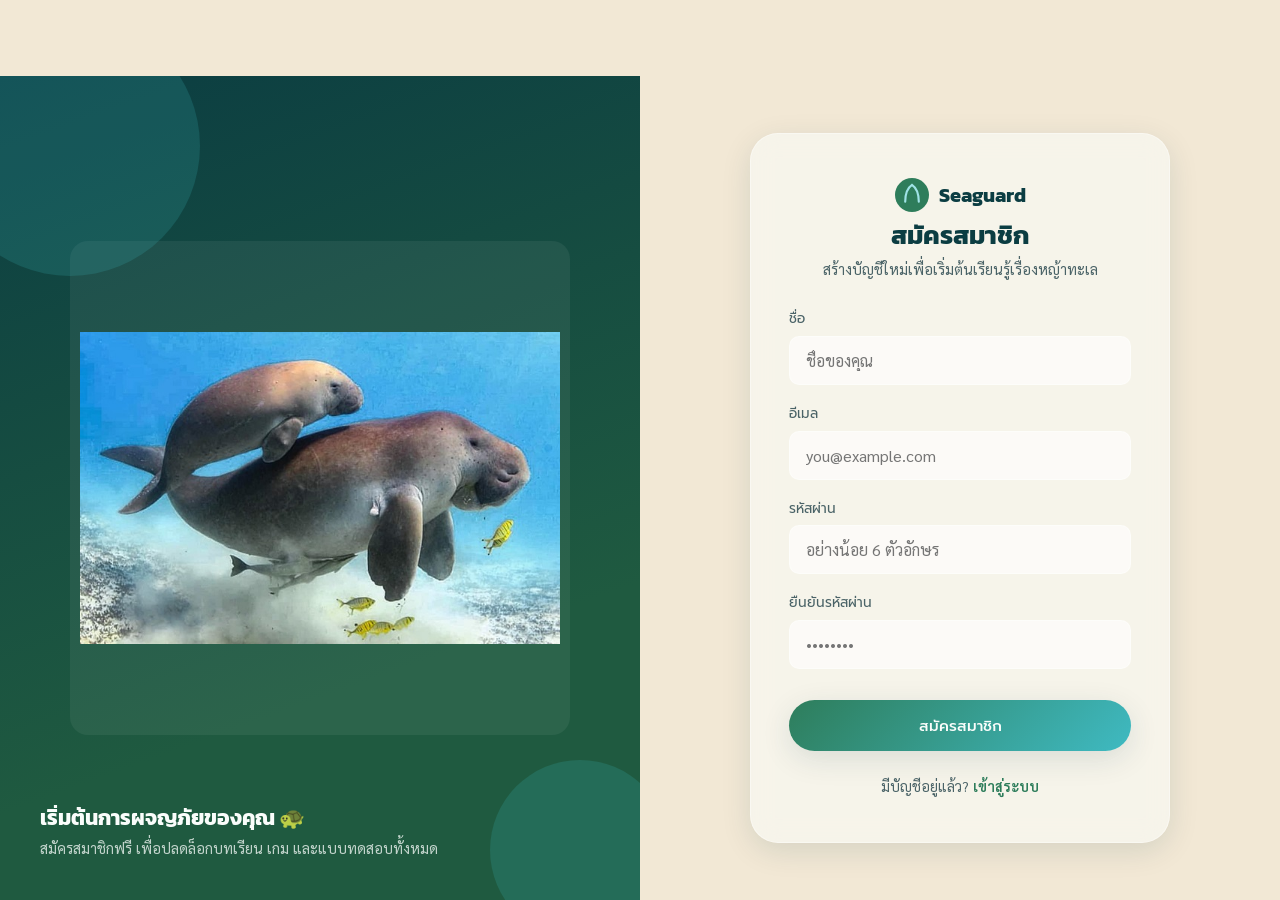
<file: signup.html>
<!DOCTYPE html>
<html lang="th" data-theme="light">
<head>
<meta charset="UTF-8" />
<meta name="viewport" content="width=device-width, initial-scale=1.0" />
<title>สมัครสมาชิก — Seaguard</title>
<link rel="stylesheet" href="css/auth.css" />
</head>
<body>

<div id="loading-screen">
  <div class="loading-blade-wrap">
    <div class="blade" style="height:40px"></div><div class="blade" style="height:65px"></div>
    <div class="blade" style="height:50px"></div><div class="blade" style="height:70px"></div>
    <div class="blade" style="height:45px"></div>
  </div>
  <p class="loading-text">กำลังโหลด...</p>
</div>

<main class="auth-shell">
  <section class="auth-visual" aria-hidden="true">
    <div class="ph-img"><img src="assets/images/Dogong_swimming.jpg" alt=""></div>
    <div class="auth-visual-caption">
      <h3>เริ่มต้นการผจญภัยของคุณ 🐢</h3>
      <p>สมัครสมาชิกฟรี เพื่อปลดล็อกบทเรียน เกม และแบบทดสอบทั้งหมด</p>
    </div>
  </section>

  <section class="auth-form-side">
    <div class="auth-card glass">
      <a href="index.html" class="brand">
        <svg class="brand-mark" viewBox="0 0 40 40" fill="none" xmlns="http://www.w3.org/2000/svg">
          <circle cx="20" cy="20" r="20" fill="#2E7D5B"/>
          <path d="M12 28C12 20 14 12 20 8C26 12 28 20 28 28" stroke="#9FE3E6" stroke-width="2.5" stroke-linecap="round"/>
        </svg>
        <span>Seaguard</span>
      </a>
      <h2>สมัครสมาชิก</h2>
      <p class="sub">สร้างบัญชีใหม่เพื่อเริ่มต้นเรียนรู้เรื่องหญ้าทะเล</p>

      <form id="signup-form" novalidate>
        <div class="field">
          <label for="signup-name">ชื่อ</label>
          <input type="text" id="signup-name" name="name" placeholder="ชื่อของคุณ" autocomplete="name" required />
        </div>
        <div class="field">
          <label for="signup-email">อีเมล</label>
          <input type="email" id="signup-email" name="email" placeholder="you@example.com" autocomplete="email" required />
        </div>
        <div class="field">
          <label for="signup-password">รหัสผ่าน</label>
          <input type="password" id="signup-password" name="password" placeholder="อย่างน้อย 6 ตัวอักษร" autocomplete="new-password" required />
        </div>
        <div class="field">
          <label for="signup-confirm">ยืนยันรหัสผ่าน</label>
          <input type="password" id="signup-confirm" name="confirm" placeholder="••••••••" autocomplete="new-password" required />
        </div>
        <p class="field-error" id="signup-error" role="alert"></p>
        <button type="submit" class="btn btn-primary btn-block">สมัครสมาชิก</button>
      </form>

      <p class="switch-line">มีบัญชีอยู่แล้ว? <a href="login.html">เข้าสู่ระบบ</a></p>
    </div>
  </section>
</main>

<div id="toast-stack"></div>
<script src="js/main.js"></script>
<script src="js/auth.js"></script>
</body>
</html>
</file>
<file: css/style.css>
/* ==========================================================================
   SEAGRASS LEARNING PLATFORM — GLOBAL STYLESHEET
   Design tokens + reset + shared components (navbar, footer, buttons, toast,
   loading screen, badges). Every other CSS file @imports this first so the
   whole site shares one visual language.
   ========================================================================== */

@import url('https://fonts.googleapis.com/css2?family=Kanit:wght@400;500;600;700;800&family=Sarabun:wght@300;400;500;600;700&family=Prompt:wght@400;500;600&display=swap');

/* -----------------------------------------------------------------------
   DESIGN TOKENS
   Palette born from an actual seagrass meadow at low tide:
   deep water above, sunlit turquoise shallows, pale sand below,
   a single coral-pink accent (borrowed from dugong-safe warning buoys)
   reserved for calls to action only.
   ----------------------------------------------------------------------- */
:root {
  /* Color */
  --deep-sea: #0B3D42;
  /* headers, dark surfaces, hero backdrop   */
  --deep-sea-2: #0F4E52;
  --seagrass: #2E7D5B;
  /* primary brand, links, primary buttons   */
  --seagrass-dark: #1F5A40;
  --lagoon: #3FBAC2;
  /* secondary accent, water / info states   */
  --lagoon-light: #9FE3E6;
  --sand: #F2E8D5;
  /* warm neutral background                 */
  --sand-dark: #E4D5B7;
  --coral: #FF8B7B;
  /* single warm accent — CTAs & alerts only */
  --foam: #FAFDFB;
  /* near-white surface                      */
  --ink: #0C2226;
  /* body text on light surfaces             */
  --ink-soft: #4A6367;

  /* Glass */
  --glass-bg: rgba(250, 253, 251, 0.55);
  --glass-border: rgba(255, 255, 255, 0.35);
  --glass-blur: 14px;

  /* Type */
  --font-display: 'Kanit', 'Sarabun', sans-serif;
  --font-body: 'Sarabun', 'Kanit', sans-serif;
  --font-ui: 'Prompt', 'Sarabun', sans-serif;

  /* Layout */
  --radius-sm: 10px;
  --radius-md: 18px;
  --radius-lg: 28px;
  --shadow-soft: 0 8px 30px rgba(11, 61, 66, 0.12);
  --shadow-strong: 0 16px 50px rgba(11, 61, 66, 0.22);
  --nav-height: 76px;
  --container: 1240px;
  --transition: 0.35s cubic-bezier(.22, .61, .36, 1);
}

/* Dark mode overrides — toggled via [data-theme="dark"] on <html> */
[data-theme="dark"] {
  --sand: #0E2A2E;
  --sand-dark: #0A2124;
  --foam: #123338;
  --ink: #EAF6F4;
  --ink-soft: #A9C7C6;
  --glass-bg: rgba(11, 61, 66, 0.55);
  --glass-border: rgba(255, 255, 255, 0.08);
}

/* -----------------------------------------------------------------------
   RESET
   ----------------------------------------------------------------------- */
*,
*::before,
*::after {
  box-sizing: border-box;
  margin: 0;
  padding: 0;
}

html {
  scroll-behavior: smooth;
}

body {
  font-family: var(--font-body);
  background: var(--sand);
  color: var(--ink);
  line-height: 1.6;
  transition: background var(--transition), color var(--transition);
  overflow-x: hidden;
}

h1,
h2,
h3,
h4 {
  font-family: var(--font-display);
  line-height: 1.2;
  font-weight: 700;
}

a {
  color: inherit;
  text-decoration: none;
}

ul {
  list-style: none;
}

img {
  max-width: 100%;
  display: block;
}

button,
input,
select,
textarea {
  font-family: inherit;
  font-size: inherit;
  border: none;
  outline: none;
  background: none;
  color: inherit;
}

button {
  cursor: pointer;
}

.container {
  max-width: var(--container);
  margin: 0 auto;
  padding: 0 24px;
}

/* Respect reduced motion everywhere */
@media (prefers-reduced-motion: reduce) {

  *,
  *::before,
  *::after {
    animation-duration: 0.01ms !important;
    animation-iteration-count: 1 !important;
    transition-duration: 0.01ms !important;
    scroll-behavior: auto !important;
  }
}

/* Visible keyboard focus */
a:focus-visible,
button:focus-visible,
input:focus-visible,
select:focus-visible,
[tabindex]:focus-visible {
  outline: 3px solid var(--lagoon);
  outline-offset: 2px;
  border-radius: 4px;
}

/* -----------------------------------------------------------------------
   GLASSMORPHISM UTILITY
   ----------------------------------------------------------------------- */
.glass {
  background: var(--glass-bg);
  backdrop-filter: blur(var(--glass-blur));
  -webkit-backdrop-filter: blur(var(--glass-blur));
  border: 1px solid var(--glass-border);
  border-radius: var(--radius-lg);
  box-shadow: var(--shadow-soft);
}

/* -----------------------------------------------------------------------
   BUTTONS
   ----------------------------------------------------------------------- */
.btn {
  display: inline-flex;
  align-items: center;
  justify-content: center;
  gap: 8px;
  padding: 14px 28px;
  border-radius: 999px;
  font-family: var(--font-ui);
  font-weight: 500;
  font-size: 0.95rem;
  transition: transform var(--transition), box-shadow var(--transition), background var(--transition);
}

.btn:active {
  transform: scale(0.97);
}

.btn-primary {
  background: linear-gradient(135deg, var(--seagrass), var(--lagoon));
  color: var(--foam);
  box-shadow: var(--shadow-soft);
}

.btn-primary:hover {
  box-shadow: var(--shadow-strong);
  transform: translateY(-2px);
}

.btn-coral {
  background: var(--coral);
  color: var(--foam);
  box-shadow: 0 8px 24px rgba(255, 139, 123, 0.35);
}

.btn-coral:hover {
  transform: translateY(-2px);
}

.btn-ghost {
  background: transparent;
  border: 1.5px solid var(--seagrass);
  color: var(--seagrass);
}

[data-theme="dark"] .btn-ghost {
  color: var(--lagoon-light);
  border-color: var(--lagoon-light);
}

.btn-ghost:hover {
  background: rgba(46, 125, 91, 0.1);
}

.btn-block {
  width: 100%;
}

/* -----------------------------------------------------------------------
   NAVBAR (shared across all pages)
   ----------------------------------------------------------------------- */
.site-nav {
  position: fixed;
  top: 0;
  left: 0;
  right: 0;
  height: var(--nav-height);
  z-index: 500;
  display: flex;
  align-items: center;
  background: var(--glass-bg);
  backdrop-filter: blur(var(--glass-blur));
  -webkit-backdrop-filter: blur(var(--glass-blur));
  border-bottom: 1px solid var(--glass-border);
}

.site-nav .container {
  display: flex;
  align-items: center;
  justify-content: space-between;
  width: 100%;
}

.brand {
  display: flex;
  align-items: center;
  gap: 10px;
  font-family: var(--font-display);
  font-weight: 700;
  font-size: 1.25rem;
  color: var(--deep-sea);
}

[data-theme="dark"] .brand {
  color: var(--foam);
}

.brand-mark {
  width: 34px;
  height: 34px;
}

.nav-links {
  display: flex;
  align-items: center;
  gap: 6px;
}

.nav-links a {
  padding: 10px 16px;
  border-radius: 999px;
  font-family: var(--font-ui);
  font-size: 0.92rem;
  color: var(--ink-soft);
  transition: background var(--transition), color var(--transition);
}

.nav-links a:hover,
.nav-links a.active {
  background: rgba(46, 125, 91, 0.12);
  color: var(--seagrass-dark);
}

[data-theme="dark"] .nav-links a.active {
  color: var(--lagoon-light);
  background: rgba(63, 186, 194, 0.15);
}

.nav-tools {
  display: flex;
  align-items: center;
  gap: 10px;
}

.icon-toggle {
  width: 40px;
  height: 40px;
  border-radius: 50%;
  display: flex;
  align-items: center;
  justify-content: center;
  background: rgba(255, 255, 255, 0.4);
  transition: transform var(--transition), background var(--transition);
  font-size: 1.1rem;
}

[data-theme="dark"] .icon-toggle {
  background: rgba(255, 255, 255, 0.08);
}

.icon-toggle:hover {
  transform: scale(1.08);
}

.nav-burger {
  display: none;
}

@media (max-width: 900px) {
  .nav-links {
    position: fixed;
    top: var(--nav-height);
    left: 0;
    right: 0;
    flex-direction: column;
    align-items: stretch;
    background: var(--foam);
    padding: 12px;
    gap: 4px;
    transform: translateY(-140%);
    transition: transform var(--transition);
    border-bottom: 1px solid var(--glass-border);
  }

  .nav-links.open {
    transform: translateY(0);
  }

  .nav-burger {
    display: flex;
  }
}

/* -----------------------------------------------------------------------
   FOOTER — signature seagrass meadow band (reused site-wide)
   ----------------------------------------------------------------------- */
.meadow-footer {
  position: relative;
  margin-top: 80px;
  background: linear-gradient(180deg, var(--deep-sea-2), var(--deep-sea) 60%);
  color: var(--foam);
  overflow: hidden;
  padding-top: 40px;
}

.meadow-footer .container {
  position: relative;
  z-index: 2;
  padding-bottom: 28px;
}

.meadow-footer-grid {
  display: grid;
  grid-template-columns: 1.4fr 1fr 1fr;
  gap: 32px;
  padding: 40px 0 20px;
}

.meadow-footer h4 {
  font-size: 1rem;
  margin-bottom: 14px;
  color: var(--lagoon-light);
}

.meadow-footer p,
.meadow-footer li {
  color: rgba(250, 253, 251, 0.75);
  font-size: 0.92rem;
  margin-bottom: 6px;
}

.meadow-footer .bottom {
  border-top: 1px solid rgba(255, 255, 255, 0.12);
  padding-top: 16px;
  font-size: 0.82rem;
  color: rgba(250, 253, 251, 0.55);
  display: flex;
  justify-content: space-between;
  flex-wrap: wrap;
  gap: 8px;
}

.blade-row {
  position: relative;
  height: 90px;
  display: flex;
  align-items: flex-end;
  gap: 3px;
  padding: 0 4%;
}

.blade {
  width: 6px;
  background: linear-gradient(180deg, var(--seagrass), var(--lagoon));
  border-radius: 6px 6px 0 0;
  transform-origin: bottom center;
  animation: sway 4s ease-in-out infinite;
  opacity: 0.85;
}

@keyframes sway {

  0%,
  100% {
    transform: rotate(-4deg);
  }

  50% {
    transform: rotate(5deg);
  }
}

/* -----------------------------------------------------------------------
   LOADING SCREEN
   ----------------------------------------------------------------------- */
#loading-screen {
  position: fixed;
  inset: 0;
  z-index: 9999;
  background: linear-gradient(180deg, var(--lagoon-light), var(--lagoon) 55%, var(--deep-sea));
  display: flex;
  flex-direction: column;
  align-items: center;
  justify-content: center;
  transition: opacity 0.6s ease, visibility 0.6s ease;
}

#loading-screen.hidden {
  opacity: 0;
  visibility: hidden;
  pointer-events: none;
}

.loading-blade-wrap {
  display: flex;
  gap: 6px;
  height: 70px;
  align-items: flex-end;
  margin-bottom: 18px;
}

.loading-blade-wrap .blade {
  width: 8px;
}

.loading-text {
  font-family: var(--font-ui);
  color: var(--foam);
  letter-spacing: 0.08em;
  font-size: 0.85rem;
}

/* -----------------------------------------------------------------------
   TOAST NOTIFICATIONS
   ----------------------------------------------------------------------- */
#toast-stack {
  position: fixed;
  bottom: 24px;
  right: 24px;
  z-index: 6000;
  display: flex;
  flex-direction: column;
  gap: 10px;
  max-width: 320px;
}

.toast {
  padding: 14px 18px;
  border-radius: var(--radius-sm);
  font-family: var(--font-ui);
  font-size: 0.88rem;
  color: var(--foam);
  background: var(--deep-sea);
  box-shadow: var(--shadow-strong);
  display: flex;
  align-items: center;
  gap: 10px;
  animation: toast-in 0.35s ease;
  border-left: 4px solid var(--lagoon);
}

.toast.success {
  border-left-color: var(--seagrass);
}

.toast.error {
  border-left-color: var(--coral);
}

@keyframes toast-in {
  from {
    opacity: 0;
    transform: translateY(12px);
  }

  to {
    opacity: 1;
    transform: translateY(0);
  }
}

.toast.leaving {
  animation: toast-out 0.3s ease forwards;
}

@keyframes toast-out {
  to {
    opacity: 0;
    transform: translateX(20px);
  }
}

/* -----------------------------------------------------------------------
   BADGES / MISC SHARED
   ----------------------------------------------------------------------- */
.badge {
  display: inline-flex;
  align-items: center;
  gap: 6px;
  padding: 5px 12px;
  border-radius: 999px;
  font-family: var(--font-ui);
  font-size: 0.75rem;
  background: rgba(46, 125, 91, 0.12);
  color: var(--seagrass-dark);
}

[data-theme="dark"] .badge {
  color: var(--lagoon-light);
  background: rgba(63, 186, 194, 0.15);
}

.eyebrow {
  font-family: var(--font-ui);
  text-transform: uppercase;
  letter-spacing: 0.12em;
  font-size: 0.78rem;
  color: var(--seagrass);
  margin-bottom: 10px;
  display: block;
}

.section-title {
  font-size: clamp(1.6rem, 3vw, 2.4rem);
  margin-bottom: 12px;
  color: var(--deep-sea);
}

[data-theme="dark"] .section-title {
  color: var(--foam);
}

.section-sub {
  color: var(--ink-soft);
  max-width: 640px;
  margin-bottom: 40px;
  font-size: 1.02rem;
}

.skip-link {
  position: absolute;
  left: -999px;
  top: auto;
}

.skip-link:focus {
  left: 12px;
  top: 12px;
  z-index: 9999;
  background: var(--foam);
  padding: 10px 16px;
  border-radius: 8px;
}

/* -----------------------------------------------------------------------
   SCROLL REVEAL
   ----------------------------------------------------------------------- */
.reveal {
  opacity: 0;
  transform: translateY(24px);
  transition: opacity 0.7s ease, transform 0.7s ease;
}

.reveal.in-view {
  opacity: 1;
  transform: translateY(0);
}

/* -----------------------------------------------------------------------
   PLACEHOLDER IMAGE UTILITY
   Use .ph-img wherever a real photo/illustration should later be dropped in.
   ----------------------------------------------------------------------- */
.ph-img {
  display: flex;
  align-items: center;
  justify-content: center;
  background: repeating-linear-gradient(135deg, rgba(46, 125, 91, 0.12), rgba(46, 125, 91, 0.12) 10px, rgba(63, 186, 194, 0.12) 10px, rgba(63, 186, 194, 0.12) 20px);
  color: var(--seagrass-dark);
  font-family: var(--font-ui);
  font-size: 0.78rem;
  text-align: center;
  border-radius: var(--radius-md);
  padding: 10px;
}

/* -----------------------------------------------------------------------
   LANDING PAGE (index.html)
   ----------------------------------------------------------------------- */
.hero-landing {
  min-height: 100vh;
  display: flex;
  align-items: center;
  position: relative;
  background: radial-gradient(circle at 20% 20%, var(--lagoon-light), transparent 55%),
    radial-gradient(circle at 80% 70%, rgba(46, 125, 91, 0.35), transparent 50%),
    linear-gradient(180deg, var(--foam), var(--sand));
  overflow: hidden;
  padding-top: var(--nav-height);
}

.hero-landing .container {
  display: grid;
  grid-template-columns: 1.1fr 0.9fr;
  align-items: center;
  gap: 40px;
  position: relative;
  z-index: 3;
}

.hero-landing h1 {
  font-size: clamp(2.2rem, 5vw, 3.6rem);
  color: var(--deep-sea);
  margin-bottom: 18px;
}

[data-theme="dark"] .hero-landing h1 {
  color: var(--foam);
}

.hero-landing h1 span {
  color: var(--seagrass);
}

.hero-landing p {
  font-size: 1.08rem;
  color: var(--ink-soft);
  margin-bottom: 30px;
  max-width: 480px;
}

.hero-cta {
  display: flex;
  gap: 14px;
  flex-wrap: wrap;
}

.hero-stage {
  position: relative;
  height: 420px;
}

.hero-stage .ph-img {
  position: absolute;
  inset: 0;
}

.bubble {
  position: absolute;
  border-radius: 50%;
  background: rgba(255, 255, 255, 0.5);
  animation: float-up linear infinite;
}

@keyframes float-up {
  from {
    transform: translateY(0);
    opacity: 0.8;
  }

  to {
    transform: translateY(-420px);
    opacity: 0;
  }
}

.feature-grid {
  display: grid;
  grid-template-columns: repeat(4, 1fr);
  gap: 20px;
  padding: 90px 0;
}

.feature-card {
  padding: 28px;
  text-align: left;
}

.feature-card .icon-circle {
  width: 52px;
  height: 52px;
  border-radius: 50%;
  background: linear-gradient(135deg, var(--seagrass), var(--lagoon));
  display: flex;
  align-items: center;
  justify-content: center;
  font-size: 1.4rem;
  margin-bottom: 16px;
}

.feature-card h3 {
  font-size: 1.08rem;
  margin-bottom: 8px;
  color: var(--deep-sea);
}

[data-theme="dark"] .feature-card h3 {
  color: var(--foam);
}

.feature-card p {
  font-size: 0.9rem;
  color: var(--ink-soft);
}

.wave-divider {
  line-height: 0;
}

.wave-divider svg {
  width: 100%;
  height: 80px;
  display: block;
}

@media (max-width: 900px) {
  .hero-landing .container {
    grid-template-columns: 1fr;
  }

  .hero-stage {
    height: 260px;
    order: -1;
  }

  .feature-grid {
    grid-template-columns: repeat(2, 1fr);
  }

  .meadow-footer-grid {
    grid-template-columns: 1fr;
  }
}

@media (max-width: 520px) {
  .feature-grid {
    grid-template-columns: 1fr;
  }
}
</file>
<file: css/game.css>
@import url('style.css');

/* ==========================================================================
   GAME HUB
   ========================================================================== */
body.game-body {
  padding-top: var(--nav-height);
}

.game-hero {
  padding: 60px 0 30px;
  text-align: center;
}

.game-tabs {
  display: flex;
  flex-wrap: wrap;
  gap: 10px;
  justify-content: center;
  margin-bottom: 36px;
}

.game-tab {
  padding: 12px 20px;
  border-radius: 999px;
  font-family: var(--font-ui);
  font-size: 0.9rem;
  background: rgba(255, 255, 255, 0.5);
  border: 1.5px solid transparent;
  transition: all var(--transition);
  display: flex;
  align-items: center;
  gap: 8px;
}

[data-theme="dark"] .game-tab {
  background: rgba(255, 255, 255, 0.06);
}

.game-tab.active {
  background: linear-gradient(135deg, var(--seagrass), var(--lagoon));
  color: var(--foam);
}

.game-tab:hover:not(.active) {
  border-color: var(--seagrass);
}

.game-panel {
  display: none;
}

.game-panel.active {
  display: block;
  animation: fade-in 0.4s ease;
}

@keyframes fade-in {
  from {
    opacity: 0;
    transform: translateY(10px);
  }

  to {
    opacity: 1;
    transform: translateY(0);
  }
}

.game-hud {
  display: flex;
  flex-wrap: wrap;
  align-items: center;
  justify-content: space-between;
  gap: 14px;
  padding: 16px 22px;
  margin-bottom: 20px;
}

.hud-stats {
  display: flex;
  gap: 22px;
  flex-wrap: wrap;
}

.hud-stat {
  text-align: center;
}

.hud-stat .num {
  font-family: var(--font-display);
  font-size: 1.3rem;
  color: var(--deep-sea);
}

[data-theme="dark"] .hud-stat .num {
  color: var(--foam);
}

.hud-stat .lbl {
  font-size: 0.72rem;
  color: var(--ink-soft);
}

.hud-progress {
  flex: 1;
  min-width: 160px;
  height: 10px;
  border-radius: 999px;
  background: rgba(0, 0, 0, 0.08);
  overflow: hidden;
}

[data-theme="dark"] .hud-progress {
  background: rgba(255, 255, 255, 0.1);
}

.hud-progress-bar {
  height: 100%;
  background: linear-gradient(90deg, var(--seagrass), var(--lagoon));
  width: 0%;
  transition: width 0.4s ease;
}

.hud-actions {
  display: flex;
  gap: 8px;
}

.game-stage {
  padding: 26px;
  min-height: 440px;
  position: relative;
  overflow: hidden;
}

.game-instructions {
  font-size: 0.86rem;
  color: var(--ink-soft);
  margin-bottom: 16px;
}

.game-overlay {
  position: absolute;
  inset: 0;
  z-index: 30;
  display: flex;
  flex-direction: column;
  align-items: center;
  justify-content: center;
  background: rgba(11, 61, 66, 0.82);
  color: var(--foam);
  text-align: center;
  gap: 14px;
  padding: 20px;
  border-radius: var(--radius-lg);
}

.game-overlay h3 {
  font-size: 1.6rem;
}

.game-overlay p {
  color: rgba(250, 253, 251, 0.85);
}

/* ---- Game 1: Planting ---- */
.g1-zone {
  position: relative;
  height: 380px;
  border-radius: var(--radius-md);
  background: linear-gradient(180deg, #56C2C9, #A9925F);
  overflow: hidden;
}

.g1-slot {
  position: absolute;
  width: 56px;
  height: 56px;
  border-radius: 50%;
  border: 2px dashed rgba(255, 255, 255, 0.7);
  display: flex;
  align-items: center;
  justify-content: center;
  font-size: 1.6rem;
}

.g1-slot.filled {
  border-style: solid;
}

.g1-tray {
  display: flex;
  gap: 12px;
  margin-top: 16px;
  flex-wrap: wrap;
}

.g1-seed {
  width: 54px;
  height: 54px;
  border-radius: 50%;
  background: rgba(46, 125, 91, 0.15);
  border: 2px dashed var(--seagrass);
  display: flex;
  align-items: center;
  justify-content: center;
  font-size: 1.5rem;
  cursor: grab;
}

/* ---- Game 2: Memory ---- */
.g2-grid {
  display: grid;
  grid-template-columns: repeat(4, 1fr);
  gap: 12px;
  max-width: 460px;
  margin: 0 auto;
}

.g2-card {
  aspect-ratio: 1;
  border-radius: var(--radius-sm);
  background: linear-gradient(135deg, var(--seagrass), var(--lagoon));
  display: flex;
  align-items: center;
  justify-content: center;
  font-size: 1.8rem;
  cursor: pointer;
  transform-style: preserve-3d;
  transition: transform 0.4s ease;
  color: transparent;
}

.g2-card.flipped,
.g2-card.matched {
  background: var(--foam);
  color: var(--ink);
  box-shadow: var(--shadow-soft);
}

.g2-card.matched {
  opacity: 0.55;
  cursor: default;
}

/* ---- Game 3: Trash collection ---- */
.g3-stage {
  position: relative;
  height: 400px;
  border-radius: var(--radius-md);
  background: linear-gradient(180deg, #7FD4D9, #2E97A0);
  overflow: hidden;
}

.g3-item {
  position: absolute;
  font-size: 1.8rem;
  cursor: grab;
  animation: sink linear forwards;
}

@keyframes sink {
  from {
    transform: translateY(-40px);
  }

  to {
    transform: translateY(420px);
  }
}

.g3-bin {
  position: absolute;
  bottom: 10px;
  left: 50%;
  transform: translateX(-50%);
  width: 90px;
  height: 70px;
  border-radius: 12px 12px 4px 4px;
  background: rgba(255, 255, 255, 0.25);
  border: 2px dashed var(--foam);
  display: flex;
  align-items: center;
  justify-content: center;
  font-size: 2rem;
}

.g3-combo {
  position: absolute;
  top: 14px;
  right: 14px;
}

/* ---- Game 4: Dugong feeding ---- */
.g4-stage {
  position: relative;
  height: 400px;
  border-radius: var(--radius-md);
  background: linear-gradient(180deg, #3FBAC2, #0F4E52);
  overflow: hidden;
  outline: none;
}

.g4-dugong {
  position: absolute;
  font-size: 2.4rem;
  transition: left 0.12s linear, top 0.12s linear;
  filter: drop-shadow(0 4px 6px rgba(0, 0, 0, 0.3));
}

.g4-item {
  position: absolute;
  font-size: 1.6rem;
}

.g4-hint {
  position: absolute;
  bottom: 10px;
  left: 10px;
  right: 10px;
  text-align: center;
  color: var(--foam);
  font-size: 0.78rem;
  opacity: 0.8;
}

/* ---- Game 5: Puzzle ---- */
.g5-grid {
  display: grid;
  grid-template-columns: repeat(3, 1fr);
  gap: 4px;
  max-width: 360px;
  margin: 0 auto;
  aspect-ratio: 1;
}

.g5-tile {
  border-radius: 8px;
  background: linear-gradient(135deg, var(--seagrass), var(--lagoon));
  display: flex;
  align-items: center;
  justify-content: center;
  font-family: var(--font-display);
  font-size: 1.4rem;
  color: var(--foam);
  cursor: pointer;
  transition: transform 0.15s ease;
}

.g5-tile.blank {
  background: transparent;
  cursor: default;
}

.g5-tile:hover:not(.blank) {
  transform: scale(0.96);
}

@media (max-width: 700px) {
  .g2-grid {
    grid-template-columns: repeat(3, 1fr);
  }

  .g1-zone,
  .g3-stage,
  .g4-stage {
    height: 320px;
  }
}
</file>
<file: css/learning.css>
@import url('style.css');

/* ==========================================================================
   LEARNING PAGE — "descend through the water" layout
   ========================================================================== */
body.learning-body {
  padding-top: var(--nav-height);
}

/* ---- Hero ---- */
.learn-hero {
  position: relative;
  height: 86vh;
  min-height: 520px;
  overflow: hidden;
  display: flex;
  align-items: center;
  justify-content: center;
  background: linear-gradient(180deg, #BFEFF0 0%, #3FBAC2 45%, #0F4E52 85%, #0B3D42 100%);
}

.learn-hero .sun-glow {
  position: absolute;
  top: -80px;
  left: 50%;
  transform: translateX(-50%);
  width: 500px;
  height: 500px;
  border-radius: 50%;
  background: radial-gradient(circle, rgba(255, 255, 255, 0.55), transparent 65%);
}

.learn-hero-content {
  position: relative;
  z-index: 4;
  text-align: center;
  color: var(--foam);
  padding: 0 20px;
}

.learn-hero-content .eyebrow {
  color: var(--foam);
  opacity: 0.85;
}

.learn-hero-content h1 {
  font-size: clamp(2rem, 5vw, 3.4rem);
  margin-bottom: 14px;
  text-shadow: 0 4px 24px rgba(0, 0, 0, 0.25);
}

.learn-hero-content p {
  max-width: 560px;
  margin: 0 auto 26px;
  color: rgba(250, 253, 251, 0.9);
}

.hero-parallax-layer {
  position: absolute;
  inset: 0;
}

.hero-blade {
  position: absolute;
  bottom: 0;
  width: 10px;
  background: linear-gradient(180deg, #2E7D5B, #1F5A40);
  border-radius: 8px 8px 0 0;
  transform-origin: bottom;
  animation: sway 5s ease-in-out infinite;
  opacity: 0.9;
}

.hero-fish {
  position: absolute;
  font-size: 1.6rem;
  animation: swim 14s linear infinite;
  filter: drop-shadow(0 4px 6px rgba(0, 0, 0, 0.2));
}

@keyframes swim {
  from {
    transform: translateX(-10vw);
  }

  to {
    transform: translateX(110vw);
  }
}

.hero-bubble {
  position: absolute;
  border-radius: 50%;
  background: rgba(255, 255, 255, 0.45);
  animation: float-up linear infinite;
}

.scroll-cue {
  position: absolute;
  bottom: 26px;
  left: 50%;
  transform: translateX(-50%);
  color: var(--foam);
  font-size: 1.6rem;
  animation: bob 1.8s ease-in-out infinite;
  z-index: 4;
}

@keyframes bob {

  0%,
  100% {
    transform: translate(-50%, 0);
  }

  50% {
    transform: translate(-50%, 10px);
  }
}

/* ---- Section shell ---- */
.learn-section {
  padding: 90px 0;
}

.learn-section.alt {
  background: rgba(63, 186, 194, 0.06);
}

[data-theme="dark"] .learn-section.alt {
  background: rgba(63, 186, 194, 0.04);
}

/* ---- Basics cards ---- */
.basics-grid {
  display: grid;
  grid-template-columns: repeat(4, 1fr);
  gap: 20px;
}

.basic-card {
  padding: 26px;
}

.basic-card .ph-img {
  height: 120px;
  margin-bottom: 16px;
}

.basic-card .real-img {
  width: 250px;
  height: 120px;
  object-fit: cover;
  object-position: center;
  align-items: center;
  border-radius: 16px;
  margin-bottom: 16px;
}

.basic-card h3 {
  font-size: 1.05rem;
  margin-bottom: 8px;
  color: var(--deep-sea);
}

[data-theme="dark"] .basic-card h3 {
  color: var(--foam);
}

.basic-card p {
  font-size: 0.88rem;
  color: var(--ink-soft);
}

/* ---- Interactive Ecosystem ---- */
.ecosystem-stage {
  position: relative;
  height: 520px;
  border-radius: var(--radius-lg);
  background: linear-gradient(180deg, #1B5E63, #0B3D42);
  overflow: hidden;
}

.eco-creature {
  position: absolute;
  width: 70px;
  height: 70px;
  border-radius: 50%;
  background: rgba(255, 255, 255, 0.12);
  display: flex;
  align-items: center;
  justify-content: center;
  font-size: 2rem;
  cursor: pointer;
  transition: transform var(--transition);
  border: 1px solid rgba(255, 255, 255, 0.25);
}

.eco-creature:hover,
.eco-creature:focus-visible {
  transform: scale(1.18);
  background: rgba(255, 255, 255, 0.22);
}

.eco-popup {
  position: absolute;
  width: 240px;
  padding: 16px;
  border-radius: var(--radius-md);
  background: var(--foam);
  color: var(--ink);
  box-shadow: var(--shadow-strong);
  opacity: 0;
  pointer-events: none;
  transform: translateY(8px);
  transition: opacity 0.25s ease, transform 0.25s ease;
  z-index: 20;
  font-size: 0.85rem;
}

.eco-creature:hover .eco-popup,
.eco-creature:focus-visible .eco-popup {
  opacity: 1;
  transform: translateY(0);
  pointer-events: auto;
}

.eco-popup strong {
  display: block;
  margin-bottom: 4px;
  color: var(--seagrass-dark);
  font-family: var(--font-ui);
}

.eco-seaweed {
  position: absolute;
  bottom: 0;
  width: 8px;
  background: linear-gradient(180deg, #2E7D5B, #1F5A40);
  border-radius: 6px 6px 0 0;
  animation: sway 4.5s ease-in-out infinite;
}

/* ---- Drag & drop planting ---- */
.plant-lab {
  display: grid;
  grid-template-columns: 260px 1fr;
  gap: 24px;
}

.plant-tray {
  padding: 20px;
  display: flex;
  flex-direction: column;
  gap: 14px;
  align-items: center;
}

.plant-tray h4 {
  align-self: flex-start;
  font-size: 0.95rem;
  color: var(--deep-sea);
  margin-bottom: 4px;
}

[data-theme="dark"] .plant-tray h4 {
  color: var(--foam);
}

.seedling {
  width: 64px;
  height: 64px;
  border-radius: 50%;
  background: rgba(46, 125, 91, 0.15);
  display: flex;
  align-items: center;
  justify-content: center;
  font-size: 1.8rem;
  cursor: grab;
  border: 2px dashed var(--seagrass);
  transition: transform 0.2s ease;
}

.seedling:active {
  cursor: grabbing;
}

.seedling.dragging {
  opacity: 0.4;
}

.plant-zone {
  position: relative;
  border-radius: var(--radius-lg);
  overflow: hidden;
  min-height: 420px;
  background: linear-gradient(180deg, #56C2C9 0%, #2E97A0 45%, #C9B48A 70%, #A9925F 100%);
}

.plant-slot {
  position: absolute;
  width: 64px;
  height: 64px;
  border-radius: 50%;
  border: 2px dashed rgba(255, 255, 255, 0.6);
  display: flex;
  align-items: center;
  justify-content: center;
  transition: background var(--transition);
}

.plant-slot.correct-zone {
  border-color: rgba(255, 255, 255, 0.85);
}

.plant-slot.filled {
  border-style: solid;
}

.plant-slot .grown-icon {
  font-size: 1.9rem;
  animation: grow-pop 0.5s ease;
}

@keyframes grow-pop {
  from {
    transform: scale(0);
  }

  to {
    transform: scale(1);
  }
}

.plant-slot.wrong-shake {
  animation: shake 0.4s ease;
}

@keyframes shake {

  0%,
  100% {
    transform: translateX(0);
  }

  25% {
    transform: translateX(-6px);
  }

  75% {
    transform: translateX(6px);
  }
}

.plant-fish {
  position: absolute;
  font-size: 1.3rem;
  opacity: 0;
  transition: opacity 0.6s ease;
}

.plant-fish.show {
  opacity: 1;
  animation: swim 10s linear infinite;
}

.plant-score-badge {
  position: absolute;
  top: 14px;
  right: 14px;
  z-index: 5;
}

/* ---- Water quality simulation ---- */
.sim-layout {
  display: grid;
  grid-template-columns: 1fr 1.2fr;
  gap: 32px;
  align-items: start;
}

.sim-controls {
  padding: 26px;
  display: flex;
  flex-direction: column;
  gap: 22px;
}

.sim-slider-group label {
  display: flex;
  justify-content: space-between;
  font-family: var(--font-ui);
  font-size: 0.86rem;
  margin-bottom: 8px;
  color: var(--ink-soft);
}

.sim-slider-group input[type="range"] {
  width: 100%;
  accent-color: var(--seagrass);
  height: 6px;
}

.sim-stage {
  height: 380px;
  border-radius: var(--radius-lg);
  background: linear-gradient(180deg, #9FE3E6, #3FBAC2);
  display: flex;
  align-items: center;
  justify-content: center;
  position: relative;
  overflow: hidden;
  transition: background 0.6s ease;
}

.sim-plant {
  font-size: 5rem;
  transition: transform 0.6s ease, filter 0.6s ease, opacity 0.6s ease;
}

.sim-status {
  position: absolute;
  bottom: 16px;
  left: 16px;
  right: 16px;
  text-align: center;
  font-family: var(--font-ui);
  font-size: 0.85rem;
  color: var(--foam);
  text-shadow: 0 2px 6px rgba(0, 0, 0, 0.3);
}

/* ---- Before / After slider ---- */
.compare-wrap {
  position: relative;
  height: 420px;
  border-radius: var(--radius-lg);
  overflow: hidden;
  user-select: none;
}

.compare-img {
  position: absolute;
  inset: 0;
  display: flex;
  align-items: center;
  justify-content: center;
  font-family: var(--font-ui);
  font-size: 0.9rem;
}

.compare-handle {
  position: absolute;
  top: 0;
  bottom: 0;
  left: 50%;
  width: 4px;
  background: var(--foam);
  transform: translateX(-50%);
  cursor: ew-resize;
}

.compare-handle::after {
  content: "⇔";
  position: absolute;
  top: 50%;
  left: 50%;
  transform: translate(-50%, -50%);
  width: 42px;
  height: 42px;
  border-radius: 50%;
  background: var(--foam);
  color: var(--deep-sea);
  display: flex;
  align-items: center;
  justify-content: center;
  box-shadow: var(--shadow-soft);
}

.compare-label {
  position: absolute;
  top: 16px;
  padding: 6px 14px;
  border-radius: 999px;
  background: rgba(0, 0, 0, 0.35);
  color: var(--foam);
  font-size: 0.78rem;
  font-family: var(--font-ui);
}

.compare-label.left {
  left: 6px;
}

.compare-label.right {
  right: 16px;
}

/* ---- Spec / standard cards (water quality standard, seedling prep) ---- */
.spec-card {
  padding: 30px;
}

.spec-list {
  display: flex;
  flex-direction: column;
  gap: 10px;
  margin-top: 18px;
}

.spec-row {
  display: flex;
  justify-content: space-between;
  align-items: center;
  gap: 12px;
  padding: 12px 16px;
  border-radius: var(--radius-sm);
  background: rgba(63, 186, 194, 0.08);
  font-size: 0.92rem;
}

.spec-row .k {
  color: var(--ink-soft);
}

.spec-row .v {
  font-family: var(--font-ui);
  font-weight: 600;
  color: var(--seagrass-dark);
  text-align: right;
}

[data-theme="dark"] .spec-row .v {
  color: var(--lagoon-light);
}

.spec-note {
  font-size: 0.85rem;
  color: var(--ink-soft);
  margin-top: 14px;
  line-height: 1.7;
}

.spec-grid-2 {
  display: grid;
  grid-template-columns: 1fr 1fr;
  gap: 20px;
}

/* ---- Pre-cultivation planning steps ---- */
.plan-steps {
  display: grid;
  grid-template-columns: repeat(3, 1fr);
  gap: 20px;
}

.plan-step {
  padding: 28px;
  position: relative;
}

.plan-step .step-num {
  width: 42px;
  height: 42px;
  border-radius: 50%;
  background: linear-gradient(135deg, var(--seagrass), var(--lagoon));
  color: var(--foam);
  display: flex;
  align-items: center;
  justify-content: center;
  font-family: var(--font-display);
  font-weight: 700;
  font-size: 1.1rem;
  margin-bottom: 16px;
}

.plan-step h3 {
  font-size: 1.02rem;
  margin-bottom: 8px;
  color: var(--deep-sea);
}

[data-theme="dark"] .plan-step h3 {
  color: var(--foam);
}

.plan-step p {
  font-size: 0.88rem;
  color: var(--ink-soft);
}

.plan-step-arrow {
  position: absolute;
  top: 34px;
  right: -26px;
  font-size: 1.3rem;
  color: var(--lagoon);
  display: none;
}

@media (min-width: 951px) {
  .plan-step-arrow {
    display: block;
  }
}

/* ---- Substrate legend + slot labels for the planting zone ---- */
.substrate-legend {
  display: flex;
  gap: 12px;
  flex-wrap: wrap;
  margin-bottom: 18px;
}

.substrate-chip {
  display: inline-flex;
  align-items: center;
  gap: 8px;
  font-size: 0.82rem;
  padding: 7px 14px;
  border-radius: 999px;
  font-family: var(--font-ui);
}

.substrate-chip.good {
  background: rgba(46, 125, 91, 0.14);
  color: var(--seagrass-dark);
}

[data-theme="dark"] .substrate-chip.good {
  color: var(--lagoon-light);
  background: rgba(63, 186, 194, 0.15);
}

.substrate-chip.bad {
  background: rgba(255, 139, 123, 0.16);
  color: #B54332;
}

[data-theme="dark"] .substrate-chip.bad {
  color: var(--coral);
}

.plant-slot-label {
  position: absolute;
  top: 100%;
  left: 50%;
  transform: translateX(-50%);
  white-space: nowrap;
  font-size: 0.68rem;
  font-family: var(--font-ui);
  background: rgba(11, 61, 66, 0.75);
  color: var(--foam);
  padding: 2px 8px;
  border-radius: 999px;
  margin-top: 4px;
  pointer-events: none;
}

@media (max-width: 950px) {
  .basics-grid {
    grid-template-columns: repeat(2, 1fr);
  }

  .plant-lab,
  .sim-layout {
    grid-template-columns: 1fr;
  }

  .plan-steps,
  .spec-grid-2 {
    grid-template-columns: 1fr;
  }
}

@media (max-width: 560px) {
  .basics-grid {
    grid-template-columns: 1fr;
  }
}
</file>
<file: css/auth.css>
@import url('style.css');

/* ==========================================================================
   AUTH PAGES (login.html / signup.html)
   ========================================================================== */
.auth-shell {
  min-height: 100vh;
  display: grid;
  grid-template-columns: 1fr 1fr;
  padding-top: var(--nav-height);
}

.auth-visual {
  position: relative;
  background: linear-gradient(160deg, var(--deep-sea), var(--seagrass-dark) 70%);
  display: flex;
  align-items: center;
  justify-content: center;
  overflow: hidden;
}

.auth-visual .ph-img {
  width: 78%;
  height: 60%;
  background: rgba(255, 255, 255, 0.06);
  color: var(--lagoon-light);
}

.auth-visual::before,
.auth-visual::after {
  content: "";
  position: absolute;
  border-radius: 50%;
  background: rgba(63, 186, 194, 0.18);
}

.auth-visual::before {
  width: 260px;
  height: 260px;
  top: -60px;
  left: -60px;
}

.auth-visual::after {
  width: 180px;
  height: 180px;
  bottom: -40px;
  right: -30px;
}

.auth-visual-caption {
  position: absolute;
  bottom: 40px;
  left: 40px;
  right: 40px;
  color: var(--foam);
  z-index: 2;
}

.auth-visual-caption h3 {
  font-size: 1.3rem;
  margin-bottom: 6px;
}

.auth-visual-caption p {
  color: rgba(250, 253, 251, 0.75);
  font-size: 0.92rem;
}

.auth-form-side {
  display: flex;
  align-items: center;
  justify-content: center;
  padding: 40px 24px;
}

.auth-card {
  width: 100%;
  max-width: 420px;
  padding: 44px 38px;
}

.auth-card .brand {
  justify-content: center;
  margin-bottom: 8px;
}

.auth-card h2 {
  text-align: center;
  font-size: 1.6rem;
  margin-bottom: 6px;
  color: var(--deep-sea);
}

[data-theme="dark"] .auth-card h2 {
  color: var(--foam);
}

.auth-card .sub {
  text-align: center;
  color: var(--ink-soft);
  font-size: 0.92rem;
  margin-bottom: 28px;
}

.field {
  margin-bottom: 18px;
}

.field label {
  display: block;
  font-family: var(--font-ui);
  font-size: 0.85rem;
  margin-bottom: 6px;
  color: var(--ink-soft);
}

.field input {
  width: 100%;
  padding: 13px 16px;
  border-radius: var(--radius-sm);
  background: rgba(255, 255, 255, 0.6);
  border: 1.5px solid var(--glass-border);
  transition: border-color var(--transition), background var(--transition);
}

[data-theme="dark"] .field input {
  background: rgba(255, 255, 255, 0.06);
}

.field input:focus {
  border-color: var(--seagrass);
}

.field-error {
  color: var(--coral);
  font-size: 0.8rem;
  margin-top: 5px;
  min-height: 1em;
}

.row-between {
  display: flex;
  align-items: center;
  justify-content: space-between;
  margin-bottom: 22px;
  font-size: 0.85rem;
}

.checkbox-row {
  display: flex;
  align-items: center;
  gap: 8px;
  color: var(--ink-soft);
}

.checkbox-row input {
  width: 16px;
  height: 16px;
  accent-color: var(--seagrass);
}

.forgot-link {
  color: var(--seagrass);
  font-family: var(--font-ui);
}

.divider-or {
  display: flex;
  align-items: center;
  gap: 12px;
  margin: 22px 0;
  color: var(--ink-soft);
  font-size: 0.8rem;
}

.divider-or::before,
.divider-or::after {
  content: "";
  flex: 1;
  height: 1px;
  background: var(--glass-border);
}

.btn-google {
  width: 100%;
  display: flex;
  align-items: center;
  justify-content: center;
  gap: 10px;
  padding: 13px;
  border-radius: var(--radius-sm);
  border: 1.5px solid var(--glass-border);
  background: rgba(255, 255, 255, 0.7);
  font-family: var(--font-ui);
  font-size: 0.92rem;
  transition: background var(--transition);
}

[data-theme="dark"] .btn-google {
  background: rgba(255, 255, 255, 0.05);
}

.btn-google:hover {
  background: rgba(255, 255, 255, 0.9);
}

.switch-line {
  text-align: center;
  margin-top: 24px;
  font-size: 0.9rem;
  color: var(--ink-soft);
}

.switch-line a {
  color: var(--seagrass);
  font-weight: 600;
}

@media (max-width: 900px) {
  .auth-shell {
    grid-template-columns: 1fr;
  }

  .auth-visual {
    display: none;
  }
}
</file>
<file: css/quiz.css>
@import url('style.css');

body.quiz-body {
  padding-top: var(--nav-height);
}

.quiz-shell {
  max-width: 720px;
  margin: 0 auto;
  padding: 50px 24px 100px;
}

.quiz-head {
  text-align: center;
  margin-bottom: 26px;
}

.quiz-progress-wrap {
  display: flex;
  align-items: center;
  gap: 12px;
  margin-bottom: 30px;
}

.quiz-progress-track {
  flex: 1;
  height: 10px;
  border-radius: 999px;
  background: rgba(0, 0, 0, 0.08);
  overflow: hidden;
}

[data-theme="dark"] .quiz-progress-track {
  background: rgba(255, 255, 255, 0.1);
}

.quiz-progress-fill {
  height: 100%;
  background: linear-gradient(90deg, var(--seagrass), var(--lagoon));
  width: 0%;
  transition: width 0.4s ease;
}

.quiz-progress-label {
  font-family: var(--font-ui);
  font-size: 0.82rem;
  color: var(--ink-soft);
  white-space: nowrap;
}

.quiz-card {
  padding: 32px;
}

.quiz-meta {
  display: flex;
  justify-content: space-between;
  font-family: var(--font-ui);
  font-size: 0.8rem;
  color: var(--ink-soft);
  margin-bottom: 14px;
}

.quiz-question {
  font-size: 1.2rem;
  margin-bottom: 22px;
  color: var(--deep-sea);
}

[data-theme="dark"] .quiz-question {
  color: var(--foam);
}

.quiz-options {
  display: flex;
  flex-direction: column;
  gap: 12px;
  margin-bottom: 22px;
}

.quiz-option {
  text-align: left;
  padding: 14px 18px;
  border-radius: var(--radius-sm);
  border: 1.5px solid var(--glass-border);
  background: rgba(255, 255, 255, 0.5);
  font-family: var(--font-body);
  font-size: 0.98rem;
  display: flex;
  align-items: center;
  gap: 12px;
  transition: all 0.2s ease;
}

[data-theme="dark"] .quiz-option {
  background: rgba(255, 255, 255, 0.05);
}

.quiz-option:hover:not(.locked) {
  border-color: var(--seagrass);
}

.quiz-option .letter {
  width: 26px;
  height: 26px;
  border-radius: 50%;
  background: rgba(46, 125, 91, 0.15);
  display: flex;
  align-items: center;
  justify-content: center;
  font-size: 0.78rem;
  font-family: var(--font-ui);
  flex-shrink: 0;
}

.quiz-option.correct {
  border-color: var(--seagrass);
  background: rgba(46, 125, 91, 0.16);
}

.quiz-option.incorrect {
  border-color: var(--coral);
  background: rgba(255, 139, 123, 0.14);
}

.quiz-option.locked {
  cursor: default;
}

.quiz-explain {
  font-size: 0.88rem;
  padding: 14px 16px;
  border-radius: var(--radius-sm);
  background: rgba(63, 186, 194, 0.1);
  color: var(--ink-soft);
  margin-bottom: 20px;
  display: none;
}

.quiz-explain.show {
  display: block;
}

.quiz-actions {
  display: flex;
  justify-content: flex-end;
}

.quiz-result {
  text-align: center;
  padding: 50px 32px;
}

.quiz-result .big-score {
  font-family: var(--font-display);
  font-size: 3.2rem;
  color: var(--seagrass);
  margin: 14px 0;
}

.quiz-result-stats {
  display: flex;
  justify-content: center;
  gap: 30px;
  margin: 24px 0 30px;
  flex-wrap: wrap;
}

.quiz-result-stats div {
  text-align: center;
}

.quiz-result-stats .num {
  font-family: var(--font-display);
  font-size: 1.4rem;
  color: var(--deep-sea);
}

[data-theme="dark"] .quiz-result-stats .num {
  color: var(--foam);
}

.quiz-result-stats .lbl {
  font-size: 0.78rem;
  color: var(--ink-soft);
}

.quiz-result-actions {
  display: flex;
  gap: 12px;
  justify-content: center;
  flex-wrap: wrap;
}

#quiz-timer-badge {
  font-family: var(--font-ui);
}
</file>
